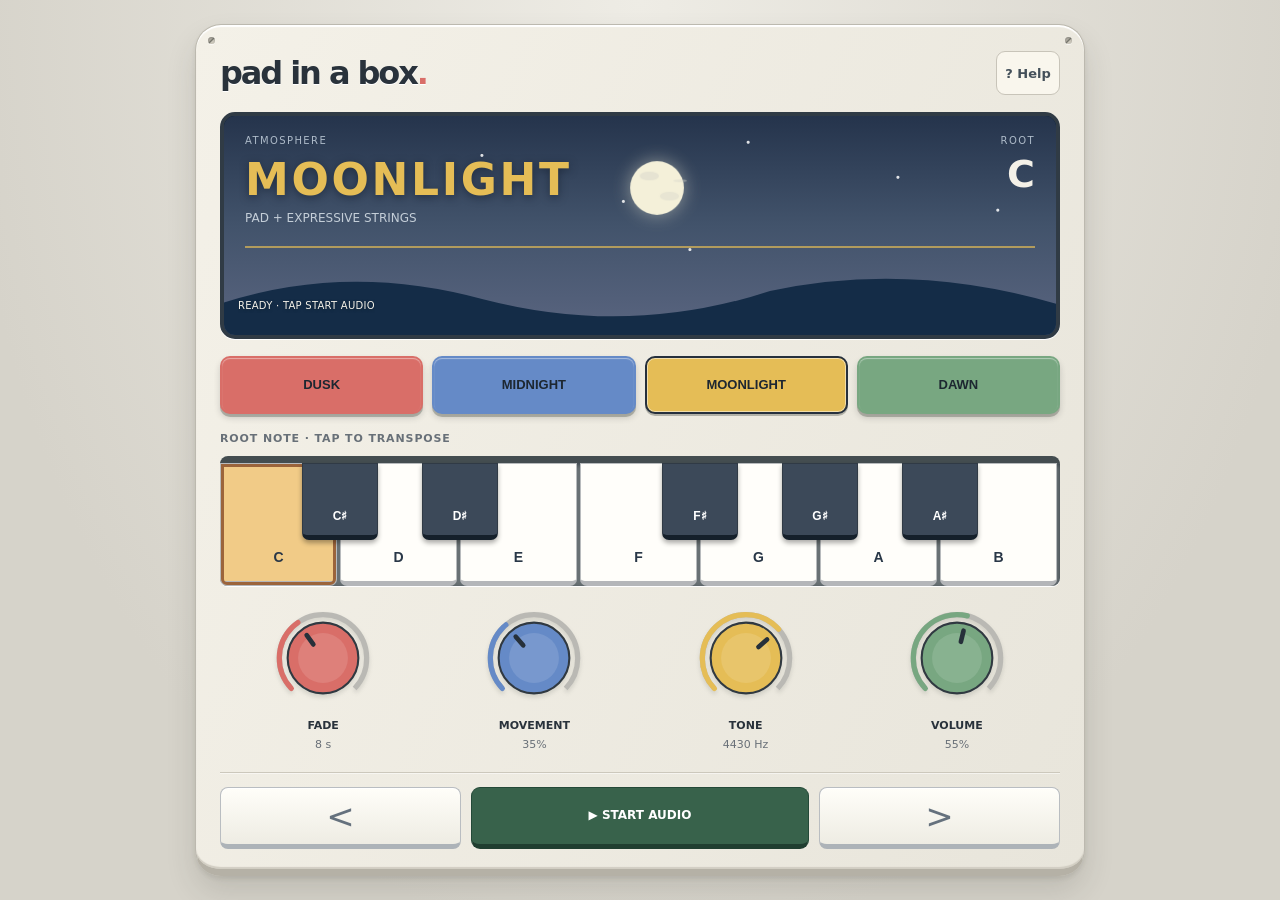
<file: index.html>
<!DOCTYPE html>

<html lang="en"><head><meta charset="utf-8"/><meta content="width=device-width,initial-scale=1,viewport-fit=cover" name="viewport"/><meta content="#eae8e1" name="theme-color"/><title>Pad in a Box · not Jack</title><style>.meter{display:block;font:12px ui-monospace,monospace;margin:8px 0;color:#45685c;}
:root{font:14px/1.4 system-ui,-apple-system,Segoe UI,sans-serif;color:#28303a;background:#dcdad4}*{box-sizing:border-box}body{margin:0;padding:12px;min-height:100vh;display:grid;place-items:center}.device{width:min(890px,100%);background:#eeece5;border:1px solid #c7c5be;border-bottom:7px solid #c6c4bd;border-radius:23px;padding:clamp(14px,3vw,27px);box-shadow:0 15px 45px #20222a25}.top{display:flex;justify-content:space-between;gap:8px;align-items:center;margin-bottom:14px}.brand{font-size:clamp(21px,4vw,32px);font-weight:800;letter-spacing:-.065em}.dot{color:#d96e68}.meta{font-size:10px;letter-spacing:.12em;color:#767c80}.display{--accent:#658ac7;background:#26303e;border-radius:12px;color:#f4f1e8;padding:18px 21px;min-height:145px;box-shadow:inset 0 3px 10px #12182385}.readout{display:flex;justify-content:space-between;align-items:start}.eyebrow{font-size:10px;letter-spacing:.14em;color:#aebbc9}.display h1{margin:1px 0 0;color:var(--accent);font-size:clamp(28px,5vw,44px);letter-spacing:.06em}.display .desc{font-size:12px;color:#c4ced8}.root-display{text-align:right}.root-display strong{font-size:38px}.wave{width:100%;height:28px;margin-top:6px}.status{font-size:11px;min-height:18px;color:#afbdc8}.stagebar{display:grid;grid-template-columns:repeat(4,1fr);gap:9px;margin:17px 0}.stage{min-height:58px;padding:8px 1px;border:2px solid transparent;border-radius:10px;background:var(--color);color:#1d2731;font-weight:800;font-size:clamp(10px,2vw,13px);cursor:pointer}.stage[aria-pressed=true]{border-color:#26303d;box-shadow:0 0 0 2px #fff}.stage.queued{outline:3px dashed #404a54;outline-offset:2px}.controls{display:grid;grid-template-columns:repeat(4,minmax(0,1fr));gap:5px;padding:9px 0}.control{text-align:center}.control label{display:block;font-size:11px;font-weight:700;margin-top:5px}.value{font-size:11px;color:#697078;margin-top:3px}.knob{appearance:none;border:0;background:none;width:min(100%,104px);aspect-ratio:1;display:block;margin:auto;padding:0;touch-action:none;cursor:ns-resize}.knob svg{width:100%;height:100%}.knob.adjusting .cap{stroke-width:4;filter:brightness(1.06)}.knob.adjusting{filter:drop-shadow(0 2px 4px #20222a45)}.knob .track{fill:none;stroke:#bab9b4;stroke-width:5}.knob .progress{fill:none;stroke:var(--accent);stroke-width:5;stroke-linecap:round}.knob .cap{fill:var(--accent);stroke:#303941;stroke-width:2}.knob .pointer{transform-origin:50px 50px;transform:rotate(var(--angle));stroke:#26303a;stroke-width:4.5;stroke-linecap:round}.legend{font-size:11px;letter-spacing:.08em;color:#687078;font-weight:800;margin:12px 0 8px}.keyboard{display:grid;grid-template-columns:repeat(12,minmax(0,1fr));gap:4px}.note{border:1px solid #b8bbbd;border-bottom:5px solid #b4b6b9;background:#fffefa;border-radius:6px;min-width:0;min-height:57px;font-size:clamp(8px,1.6vw,12px);font-weight:700;cursor:pointer}.note.black{background:#3c4959;color:#fff;border-color:#303a45}.note[aria-pressed=true]{outline:3px solid #d89b68;outline-offset:-4px}.stepper{display:grid;grid-template-columns:1fr 1fr;gap:13px;margin-top:19px}.step{min-height:77px;border:1.5px solid #b9bdc1;border-bottom:5px solid #adb3b8;background:#fffefa;border-radius:8px;font:400 44px/1 system-ui;color:#65717d;cursor:pointer;touch-action:manipulation}.step:disabled{opacity:.35;cursor:not-allowed}.step:active:not(:disabled){transform:translateY(2px);border-bottom-width:3px}.pending{height:22px;padding-top:5px;font-size:11px;color:#5f6974;text-align:center}.footer{display:flex;justify-content:space-between;align-items:center;gap:12px;margin-top:14px}.play{border:0;border-radius:9px;background:#303d4d;color:white;min-height:53px;min-width:150px;font-weight:800;cursor:pointer}.hint{font-size:11px;color:#657079;max-width:520px}.alert{font-size:11px;color:#b66a48;margin-top:9px;min-height:15px}button:focus-visible{outline:3px solid #e58f5d;outline-offset:3px}@media(max-width:550px){body{display:block;padding:5px}.device{border-radius:14px;padding:12px}.stagebar{gap:5px}.stage{min-height:51px}.display{padding:14px;min-height:129px}.knob{max-width:82px}.control label{font-size:10px}.note{min-height:54px}.stepper{gap:9px}.footer{flex-direction:column-reverse;align-items:stretch}.play{width:100%}.hint{text-align:center}}

.keyboard{display:block;position:relative;height:142px;margin:12px 0 20px;isolation:isolate}.keyboard .note{position:absolute;bottom:0;left:calc(var(--key-position)*100%/7);width:calc(100%/7 - 3px);height:142px;min-height:0;border-radius:0 0 7px 7px;display:flex;align-items:flex-end;justify-content:center;padding-bottom:16px;font-size:14px;touch-action:manipulation}.keyboard .note.black{z-index:2;top:0;bottom:auto;left:calc(var(--key-position)*100%/7 - 4.5%);width:9%;height:88px;min-height:0;border-bottom:5px solid #15202b;box-shadow:0 3px 5px #0005;padding-bottom:12px;font-size:12px}.keyboard .note[aria-pressed=true]{background:#f1cb87;outline:3px solid #9b643b;outline-offset:-4px}.keyboard .note.black[aria-pressed=true]{background:#92623f;color:#fff}.keyboard .note:focus-visible{outline:3px solid #db8849;outline-offset:-4px}.performance-footer{display:flex;align-items:center;gap:16px;margin-top:18px}.performance-footer .play{flex:1}.performance-footer .hint{flex:1}@media(max-width:550px){.keyboard{height:126px}.keyboard .note{height:126px}.keyboard .note.black{height:78px;font-size:10px}.performance-footer{flex-direction:column}.performance-footer .play{width:100%}}

.utility{display:flex;justify-content:flex-end;margin-top:8px}.settings{position:relative}.settings summary{list-style:none;cursor:pointer;min-height:44px;display:flex;align-items:center;gap:7px;color:#697078;font-size:12px;padding:8px}.settings summary::-webkit-details-marker{display:none}.settings-panel{position:absolute;right:0;bottom:100%;background:#fffefa;border:1px solid #c7c5be;border-radius:12px;padding:6px;min-width:170px;box-shadow:0 8px 24px #20222a25;z-index:5}.settings-panel a,.settings-panel button{display:flex;align-items:center;width:100%;min-height:44px;padding:10px 12px;font:inherit;color:#28303a;background:none;border:0;border-radius:7px;text-decoration:none;cursor:pointer;text-align:left}.settings-panel a:hover,.settings-panel button:hover{background:#eeece5}summary:focus-visible,a:focus-visible{outline:3px solid #e58f5d;outline-offset:2px}.help-dialog{width:min(540px,calc(100% - 24px));max-height:85vh;overflow:auto;border:1px solid #c7c5be;border-radius:18px;padding:24px;background:#eeece5;color:#28303a}.help-dialog::backdrop{background:#19212bab}.help-heading{display:flex;justify-content:space-between;align-items:center;gap:16px}.help-heading h2{margin:0;font-size:26px;letter-spacing:-.04em}.help-close{min-width:44px;min-height:44px;background:#fffefa;border:1px solid #c7c5be;border-radius:8px;cursor:pointer;font-size:22px}.help-dialog p{line-height:1.6}.help-stages{display:grid;gap:10px;margin:20px 0}.help-stage{border-left:5px solid var(--stage-color);background:#fffefa;border-radius:7px;padding:10px 14px}.help-stage strong{display:block}.help-stage p{margin:4px 0;font-size:13px}.help-brand{font-size:12px;color:#697078}

.performance-footer .utility{margin:0;flex:0 0 auto}.performance-footer .settings-panel{bottom:calc(100% + 10px)}
@media(max-width:700px),(max-height:500px){
 body{display:block;min-height:100dvh;padding-bottom:calc(100px + env(safe-area-inset-bottom,0px))}
 .performance-footer{position:fixed;left:0;right:0;bottom:0;z-index:10;margin:0;display:flex;flex-direction:row;align-items:center;gap:10px;background:#eeece5;border-top:1px solid #c7c5be;box-shadow:0 -4px 20px #20222a15;padding:10px max(12px,env(safe-area-inset-right,0px)) calc(10px + env(safe-area-inset-bottom,0px)) max(12px,env(safe-area-inset-left,0px))}
 .performance-footer .hint{display:none}.performance-footer .play{flex:1;width:auto;min-width:0;min-height:52px}.performance-footer .settings summary{min-height:48px}.performance-footer .utility{flex:0 0 auto}
 .device{margin:0 auto}.help-dialog{max-height:calc(100dvh - 32px)}
}
</style><link href="sky.css?v=1.8" rel="stylesheet"/><style>
/* Keep stage stepping reachable above the mobile transport and Safari safe area. */
.performance-footer{flex-wrap:wrap}
.performance-footer>.stepper{flex:0 0 100%;width:100%;margin:0}
@media(max-width:700px),(max-height:500px){
 body{padding-bottom:calc(160px + env(safe-area-inset-bottom,0px))}
 .performance-footer{display:grid;grid-template-columns:minmax(0,1fr) auto;gap:8px 10px}
 .performance-footer>.stepper{grid-column:1/-1;display:grid;grid-template-columns:1fr 1fr;gap:10px;margin:0}
 .performance-footer .step{height:52px;min-height:52px;font-size:32px;color:#65717d}
 .performance-footer .play{width:100%}
}
</style><style>#controls[hidden]{display:none!important}</style><link href="enclosure.css?v=1" rel="stylesheet"/><link href="performance-help.css?v=4" rel="stylesheet"/></head><body><main class="device"><header class="top"><div class="brand">pad in a box<span class="dot">.</span></div><div class="meta">v1.8 / PERFORMANCE</div><div class="utility"><button class="help-entry" id="openHelp" type="button">? Help</button></div></header><section class="display" id="display"><div aria-hidden="true" class="sky-illustration"><canvas class="sky-canvas" id="skyCanvas"></canvas><div class="sky-glow"></div><div class="sky-stars"></div><div class="sky-sun"></div><div class="sky-moon" id="skyMoon"></div><svg class="sky-hills" preserveaspectratio="none" viewbox="0 0 800 130"><path d="M0 75 Q120 9 250 70 Q390 132 525 56 Q659 7 800 77 L800 130 L0 130 Z"></path></svg></div><div class="readout"><div><div class="eyebrow">ATMOSPHERE</div><h1 id="stageTitle">MIDNIGHT</h1><div class="desc" id="stageDesc">QUIET DRONE · PAD ONLY</div></div><div class="root-display"><div class="eyebrow">ROOT</div><strong id="rootText">D</strong></div></div><svg aria-hidden="true" class="wave" preserveaspectratio="none" viewbox="0 0 500 28"><path d="M0 14 Q20 1 40 14 T80 14 T120 14 T160 14 T200 14 T240 14 T280 14 T320 14 T360 14 T400 14 T440 14 T480 14 T520 14" fill="none" stroke="var(--accent)" stroke-width="2"></path><path d="M0 14 Q13 23 26 14 T52 14 T78 14 T104 14 T130 14 T156 14 T182 14 T208 14 T234 14 T260 14 T286 14 T312 14 T338 14 T364 14 T390 14 T416 14 T442 14 T468 14 T494 14" fill="none" opacity=".4" stroke="var(--accent)"></path></svg><div aria-atomic="true" aria-live="polite" class="status-strip" role="status"><span id="displayStatus"></span></div></section><div class="stagebar" id="stagebar"><button class="stage" data-id="0" style="--color:#d96e68">DUSK</button><button class="stage" data-id="1" style="--color:#658ac7">MIDNIGHT</button><button class="stage" data-id="2" style="--color:#e5bd56">MOONLIGHT</button><button class="stage" data-id="3" style="--color:#78a781">DAWN</button></div><div class="legend">ROOT NOTE · TAP TO TRANSPOSE</div><div class="keyboard" id="keyboard"></div><div class="controls" id="controls"></div><div class="performance-footer"><div class="stepper"><button aria-label="Previous stage" class="step" id="left">&lt;</button><button class="transport-play" id="play" type="button">▶ START AUDIO</button><button aria-label="Next stage" class="step" id="right">&gt;</button></div><div class="hint">Choose an atmosphere. Moonlight unfolds gently. Dawn builds, holds and breathes.</div></div><span hidden="" id="celloPhrase"></span>
<div class="status" hidden="" id="status">READY · TAP START AUDIO</div><div class="pending" hidden="" id="pending"></div><div class="alert" hidden="" id="alert"></div></main><script src="mix-core.js?v=1.9"></script><script src="app.js?v=2.0"></script><script src="violin-ui.js?v=1.7"></script><script src="ensemble.js?v=1.7.2"></script><script defer src="performance-ui.js?v=2.2"></script><script src="sky.js?v=1.8"></script><script src="performance-strings.js?v=3" type="module"></script><script src="audio-waveform.js?v=1"></script><script src="stage-keys.js?v=1"></script><script src="play-fit.js?v=2.0"></script><dialog aria-labelledby="helpTitle" class="help-dialog" id="helpDialog"><header class="help-toolbar"><button hidden="" id="helpBack" type="button">← Back</button><h2 id="helpTitle">Help</h2><button aria-label="Close help" id="closeHelp" type="button">×</button></header><div id="helpHome">
<h3 class="help-label">Start here</h3>
<ol class="quick-start">
<li><h4><span>1</span> Choose a root</h4><div class="mini-keys" aria-hidden="true"><span>C</span><span>D</span><span>E</span><span>F</span><span class="chosen">G</span><span>A</span><span>B</span></div><p>The note your song centres on.</p></li>
<li><h4><span>2</span> Choose an atmosphere</h4><div class="mini-stages" aria-hidden="true"><span>Dusk</span><span class="chosen">Midnight</span><span>Moonlight</span><span>Dawn</span></div><p>Try Midnight first.</p></li>
<li><h4><span>3</span> Press Start</h4><div class="mini-transport" aria-hidden="true"><span>‹</span><strong>▶ START AUDIO</strong><span>›</span></div><p>Stop Audio fades the sound out.</p></li>
</ol>
<p class="help-root-note">Stays on your chosen root.<br/><strong>Doesn’t listen or follow your chords.</strong></p>
<h3 class="help-label">Four atmospheres</h3><div class="atmosphere-grid"><article class="atmosphere-card" style="--card-color:#d96e68"><h4>Dusk</h4><p>Pad + piano</p><strong>Let it play</strong></article><article class="atmosphere-card" style="--card-color:#658ac7"><h4>Midnight</h4><p>Pad</p><strong>Leave space</strong></article><article class="atmosphere-card" style="--card-color:#e5bd56"><h4>Moonlight</h4><p>Pad + strings</p><strong>Add movement</strong></article><article class="atmosphere-card" style="--card-color:#78a781"><h4>Dawn</h4><p>Pad + strings + organ</p><strong>Build and settle</strong></article></div>
<figure class="dawn-diagram"><svg viewBox="0 0 360 66" role="img" aria-label="Dawn rises, holds a peak, then settles"><path d="M12 58H348" stroke="currentColor" opacity=".15"/><path d="M12 55C65 55 75 12 125 12H225C275 12 285 55 348 55" fill="none" stroke="currentColor" stroke-width="4" stroke-linecap="round"/></svg><div aria-hidden="true"><span>Build</span><span>Hold</span><span>Settle</span></div><figcaption>Dawn moves in its own time.</figcaption></figure>
<h3 class="help-label">Shape the sound</h3><div class="sound-guide">
<div class="knob-instruction"><svg viewBox="0 0 90 72" aria-hidden="true"><circle cx="35" cy="36" r="24" fill="#fffdf5" stroke="currentColor" stroke-width="2"/><path d="M35 36L45 19M74 14V58M68 20L74 14L80 20M68 52L74 58L80 52" fill="none" stroke="currentColor" stroke-width="3" stroke-linecap="round" stroke-linejoin="round"/></svg><p>Drag up or down.</p></div>
<dl><div><dt>Fade</dt><dd>Longer = slower transitions</dd></div><div><dt>Movement</dt><dd>More = a more shifting pad</dd></div><div><dt>Tone</dt><dd>Dark <span aria-label="to">↔</span> Bright</dd></div><div><dt>Volume</dt><dd>Quiet <span aria-label="to">↔</span> Loud</dd></div></dl></div>
<p class="help-small">Desktop: double-click a knob to reset it.</p>
<nav class="help-links" aria-label="More help"><button id="exploreControls" type="button">Explore controls</button><button data-section="4" type="button">Troubleshooting</button><button data-section="5" type="button">About</button></nav>
</div>
<section class="help-section" hidden="" id="help-section-4"><h2 tabindex="-1">Troubleshooting</h2><details class="faq"><summary>No sound?</summary><p>Press Start Audio. Check device volume and your speaker or headphone output. Still silent? Reload and try again.</p></details><details class="faq"><summary>Why the delay?</summary><p>Root and atmosphere changes wait one second after your last tap. The sound then blends gradually.</p></details><details class="faq"><summary>No strings or organ?</summary><p>Strings play in Moonlight and Dawn; organ plays in Dawn. Leave time for phrases and swells. Check the display for an audio error.</p></details><details class="faq"><summary>Where are the knobs?</summary><p>Knobs hide when the screen is too short. Rotate your device or use a larger screen to reach them.</p></details><details class="faq"><summary>Audio stops when I lock my phone.</summary><p>Keep the page open and your screen awake. Switching apps can interrupt playback.</p></details><details class="faq"><summary>Can I use a minor key?</summary><p>Choose the song’s root. Start with Midnight; melodic parts in other atmospheres may clash with some chords.</p></details><details class="faq"><summary>Are settings saved?</summary><p>Settings stay in this browser when storage is available. They don’t sync across devices. Clearing browser data removes them.</p></details></section><section class="help-section" hidden="" id="help-section-5"><h2 tabindex="-1">About Pad in a Box</h2><h3>pad in a box.</h3><p><em>not jack.</em></p><h3>A little space for music to breathe.</h3><p>I created Pad in a Box because I wanted something simple: a musical companion that could play alongside me.</p><p>As a musician and worship leader, I wanted something that could sit quietly behind my guitar, build with the music, and keep playing when I put my instrument down.</p><p>Inspired by Brian Eno's approach to generative ambient music, Pad in a Box brings together sounds that evolve, interact and occasionally surprise us.</p><p>It's not designed to take the lead, but to support the moment.</p><p>Whether you're leading worship, playing on your own, or simply taking time to reflect, I hope it gives you a little more space to listen, create and breathe.</p><p><strong>Dan</strong></p><p><em>not jack.</em></p><footer class="about-footer"><p>Created by: not jack.<br/><a href="https://notjack.au">notjack.au</a><br/>Version: <span id="helpVersion"></span></p><details><summary>Credits &amp; Licences</summary><p>String model: <a href="https://github.com/Nemus-Project/EfficientBowedString">Nemus EfficientBowedString</a>. Processor: Riccardo Russo. Global.h: Silvin Willemsen. Redistribution permission stated by the site owner.</p><p>Organ architecture adapted from <a href="https://github.com/gpasquero/hammond-b3">gpasquero/hammond-b3</a>. <a href="licenses/hammond-b3-MIT.txt">MIT licence</a>.</p></details></footer></section></dialog><aside aria-label="Explore Controls" hidden="" id="controlGuide"><button id="exitGuide" type="button">Exit Help</button><p id="guideHint" role="status">Tap a highlighted control to learn what it does. Music continues playing.</p></aside></body></html>
</file>
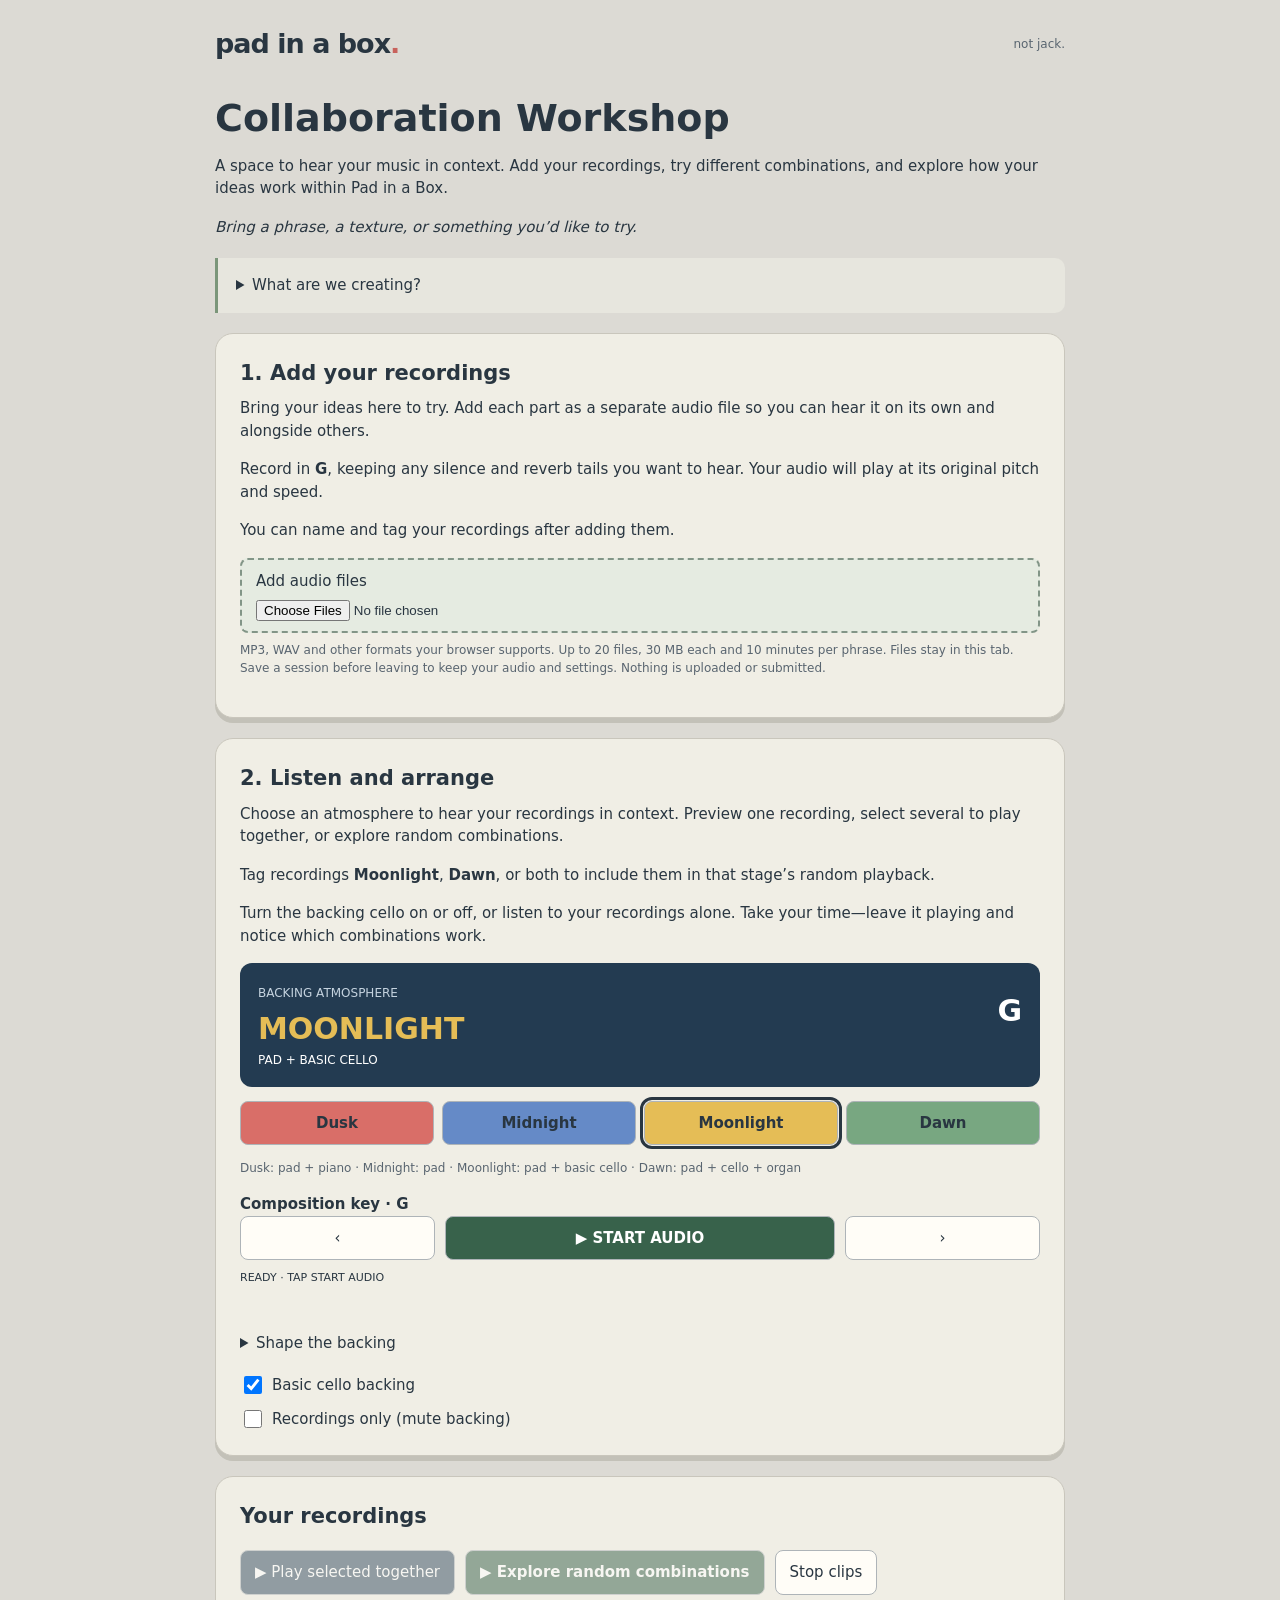
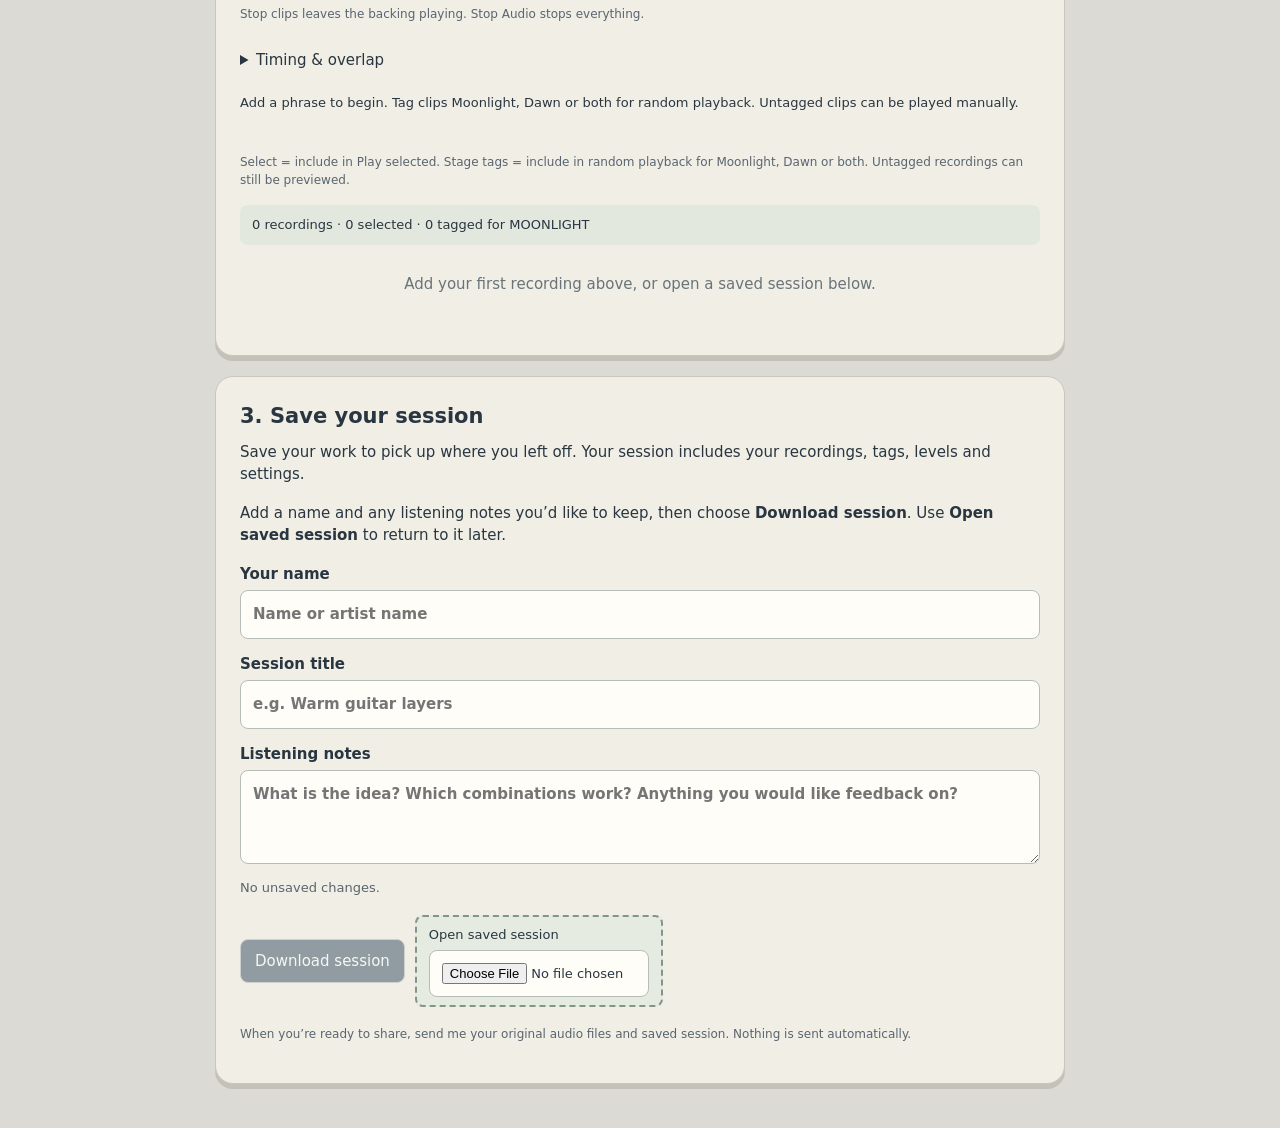
<file: collab/index.html>
<!DOCTYPE html>
<html lang="en"><head><meta charset="utf-8"/><meta content="width=device-width,initial-scale=1" name="viewport"/><base href="../"/><title>Collaborators · Pad in a Box</title><link href="collab/collab.css?v=3" rel="stylesheet"/></head><body><main><header><a href="./">pad in a box<span>.</span></a><small>not jack.</small></header><h1>Collaboration Workshop</h1><p>A space to hear your music in context. Add your recordings, try different combinations, and explore how your ideas work within Pad in a Box.</p><p><em>Bring a phrase, a texture, or something you’d like to try.</em></p><details class="brief"><summary>What are we creating?</summary><p>Small musical ideas that become something larger together.</p><p>Inspired by Brian Eno’s <em>Music for Airports</em>, a part might be a single sustained note, a short phrase, or a slowly changing texture. As parts return at different intervals, they meet in new combinations.</p><p>Leave room for those encounters. Your recording doesn’t need to fill every moment or sound complete on its own. Space, silence and a few carefully chosen notes can contribute just as much as a melody.</p><ul><li><strong>Moonlight:</strong> warmth, space and expression for verses and choruses.</li><li><strong>Dawn:</strong> energy, movement and fullness for bigger choruses and bridges.</li></ul><p>Any instrument or sound is welcome. Your part can suit either stage—or both.</p><p><strong>Hear the idea in action</strong></p><p>Explore <a href="https://reverbmachine.com/blog/deconstructing-brian-eno-music-for-airports/" target="_blank" rel="noopener noreferrer">Reverb Machine’s breakdown of Brian Eno’s <em>Music for Airports</em></a>. Try the individual loops and timing controls to hear how simple parts create changing combinations.</p></details><section class="panel"><h2>1. Add your recordings</h2><p>Bring your ideas here to try. Add each part as a separate audio file so you can hear it on its own and alongside others.</p><p>Record in <strong>G</strong>, keeping any silence and reverb tails you want to hear. Your audio will play at its original pitch and speed.</p><p>You can name and tag your recordings after adding them.</p><label class="upload">Add audio files<input accept="audio/*,.mp3,.wav,.m4a,.aac,.ogg,.flac" id="files" multiple="" type="file"/></label><p class="muted">MP3, WAV and other formats your browser supports. Up to 20 files, 30 MB each and 10 minutes per phrase. Files stay in this tab. Save a session before leaving to keep your audio and settings. Nothing is uploaded or submitted.</p></section><section class="panel"><h2>2. Listen and arrange</h2><p>Choose an atmosphere to hear your recordings in context. Preview one recording, select several to play together, or explore random combinations.</p><p>Tag recordings <strong>Moonlight</strong>, <strong>Dawn</strong>, or both to include them in that stage’s random playback.</p><p>Turn the backing cello on or off, or listen to your recordings alone. Take your time—leave it playing and notice which combinations work.</p><div id="display"><small>BACKING ATMOSPHERE</small><h2 id="stageTitle"></h2><p id="stageDesc"></p><b id="rootText"></b></div><div class="stages" id="stagebar"><button class="stage" data-id="0">Dusk</button><button class="stage" data-id="1">Midnight</button><button class="stage" data-id="2">Moonlight</button><button class="stage" data-id="3">Dawn</button></div><p class="muted">Dusk: pad + piano · Midnight: pad · Moonlight: pad + basic cello · Dawn: pad + cello + organ</p><b>Composition key · G</b><div hidden="" id="keyboard"></div><div class="transport"><button aria-label="Previous atmosphere" id="left">‹</button><button id="play">▶ START AUDIO</button><button aria-label="Next atmosphere" id="right">›</button></div><div class="status"><div id="status"></div><div id="pending"></div><div id="alert" role="alert"></div></div><details><summary>Shape the backing</summary><div id="controls"></div></details><span hidden="" id="celloPhrase"></span><label class="check"><input checked="" id="cello" type="checkbox"/> Basic cello backing</label><label class="check"><input id="alone" type="checkbox"/> Recordings only (mute backing)</label></section>
<section class="panel"><h2>Your recordings</h2><div class="actions"><button id="selected">▶ Play selected together</button><button id="random">▶ Explore random combinations</button><button id="stopPhrases">Stop clips</button><small class="stop-hint">Stop clips leaves the backing playing. Stop Audio stops everything.</small></div><details><summary>Timing &amp; overlap</summary><label>Maximum simultaneous clips <select id="limit"><option>1</option><option>2</option><option selected="">3</option><option>4</option><option>5</option></select></label><label> Space <select id="gap"><option value="2">Busy</option><option selected="" value="6">Balanced</option><option value="12">Sparse</option></select></label><p class="muted">Each clip has its own cycle. Textures return sooner; phrases leave longer pauses. Entrances are staggered. A clip never overlaps itself. Selected playback starts the chosen group together, regardless of stage tags or the random overlap limit.</p></details><p aria-live="polite" id="phraseStatus" role="status">Add a phrase to begin. Tag clips Moonlight, Dawn or both for random playback. Untagged clips can be played manually.</p><p class="muted">Select = include in Play selected. Stage tags = include in random playback for Moonlight, Dawn or both. Untagged recordings can still be previewed.</p><div aria-live="polite" class="selection-summary" id="selectionSummary">No recordings yet.</div><div id="phrases"><p class="empty">Add your first recording above, or open a saved session below.</p></div></section><section class="panel handoff"><h2>3. Save your session</h2><p>Save your work to pick up where you left off. Your session includes your recordings, tags, levels and settings.</p><p>Add a name and any listening notes you’d like to keep, then choose <strong>Download session</strong>. Use <strong>Open saved session</strong> to return to it later.</p><label>Your name<input autocomplete="name" id="contributor" maxlength="100" placeholder="Name or artist name"/></label><label>Session title<input id="sessionTitle" maxlength="120" placeholder="e.g. Warm guitar layers"/></label><label>Listening notes<textarea id="sessionNotes" maxlength="4000" placeholder="What is the idea? Which combinations work? Anything you would like feedback on?" rows="3"></textarea></label><p id="saveState" role="status">No unsaved changes.</p><div class="actions"><button id="save">Download session</button><label class="upload">Open saved session<input accept=".json,application/json" id="load" type="file"/></label></div><p class="muted">When you’re ready to share, send me your original audio files and saved session. Nothing is sent automatically.</p></section></main><script src="mix-core.js?v=1.9"></script><script>PadMix.recipe=PadMix.clone(PadMix.defaults);PadMix.recipe.globals.root=7;PadMix.save=()=>true;</script><script src="app.js?v=2.0"></script><script src="collab/collab.js?v=4"></script></body></html>
</file>
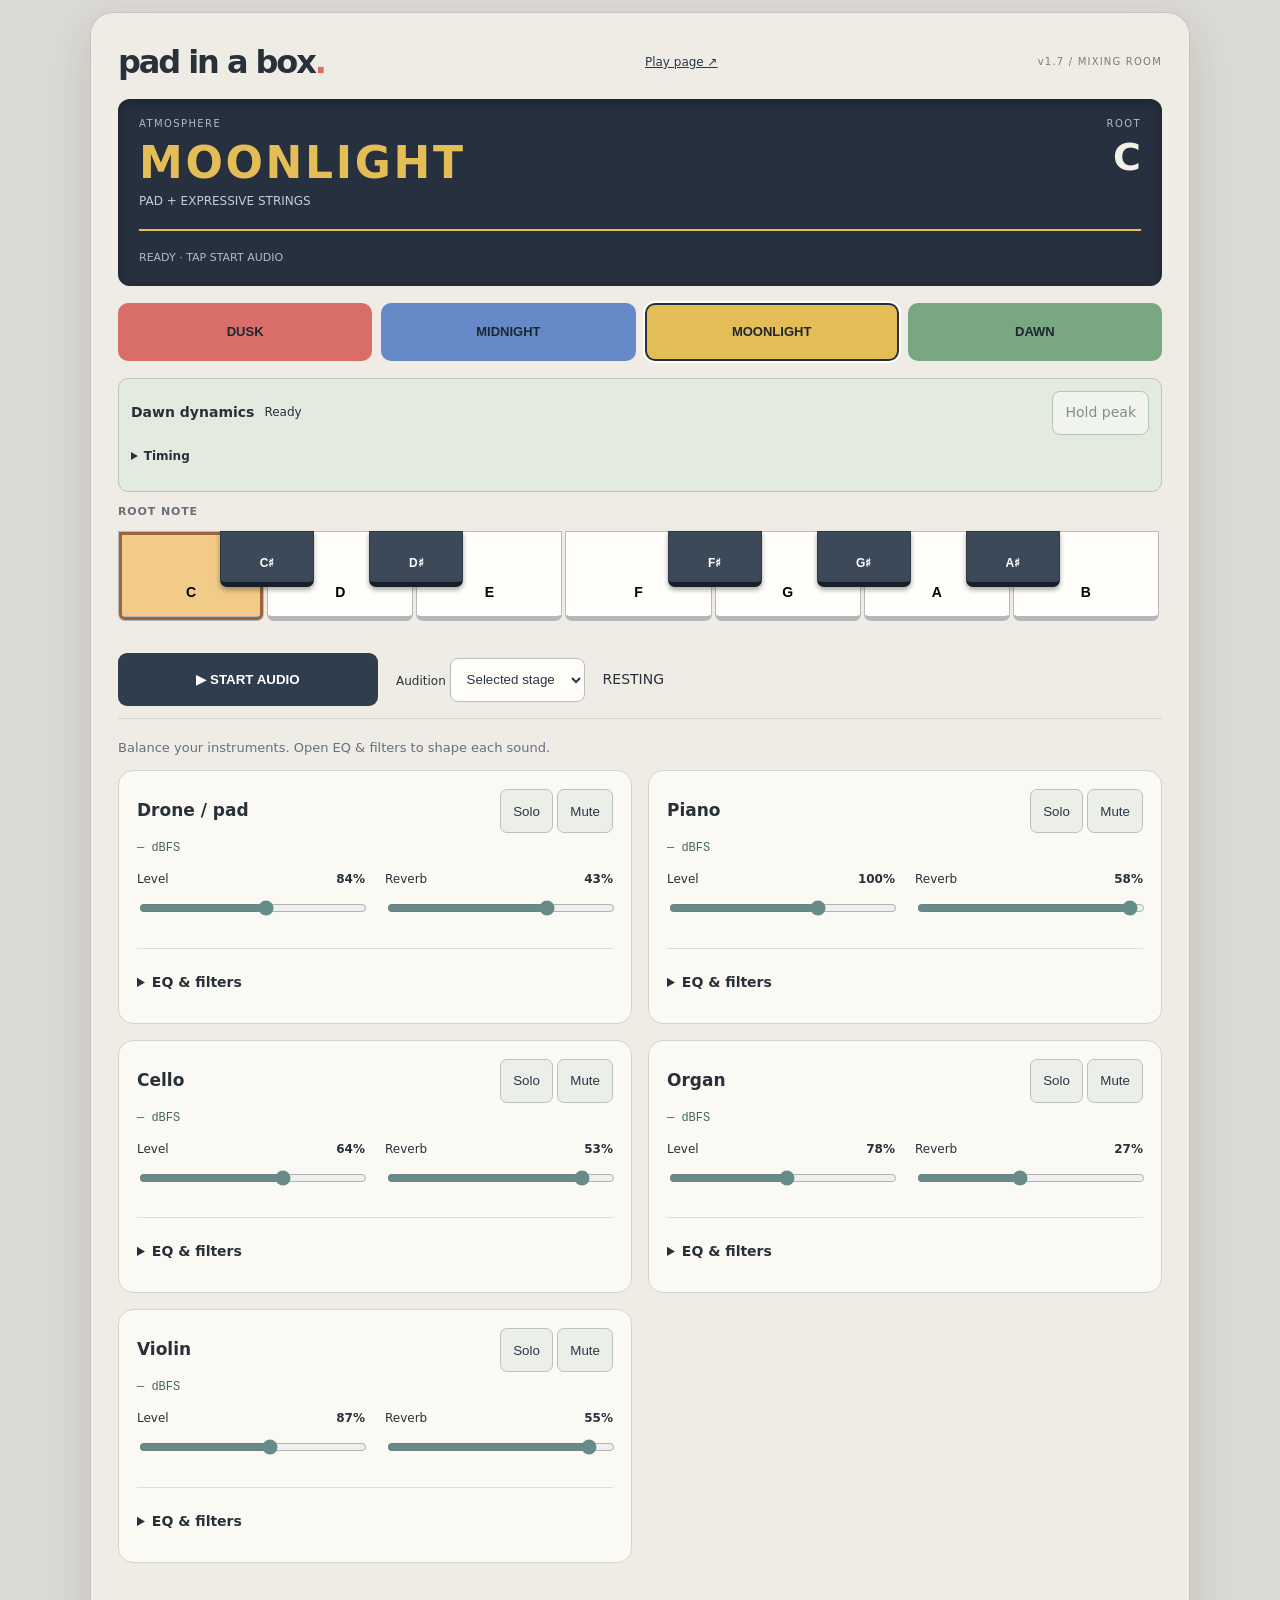
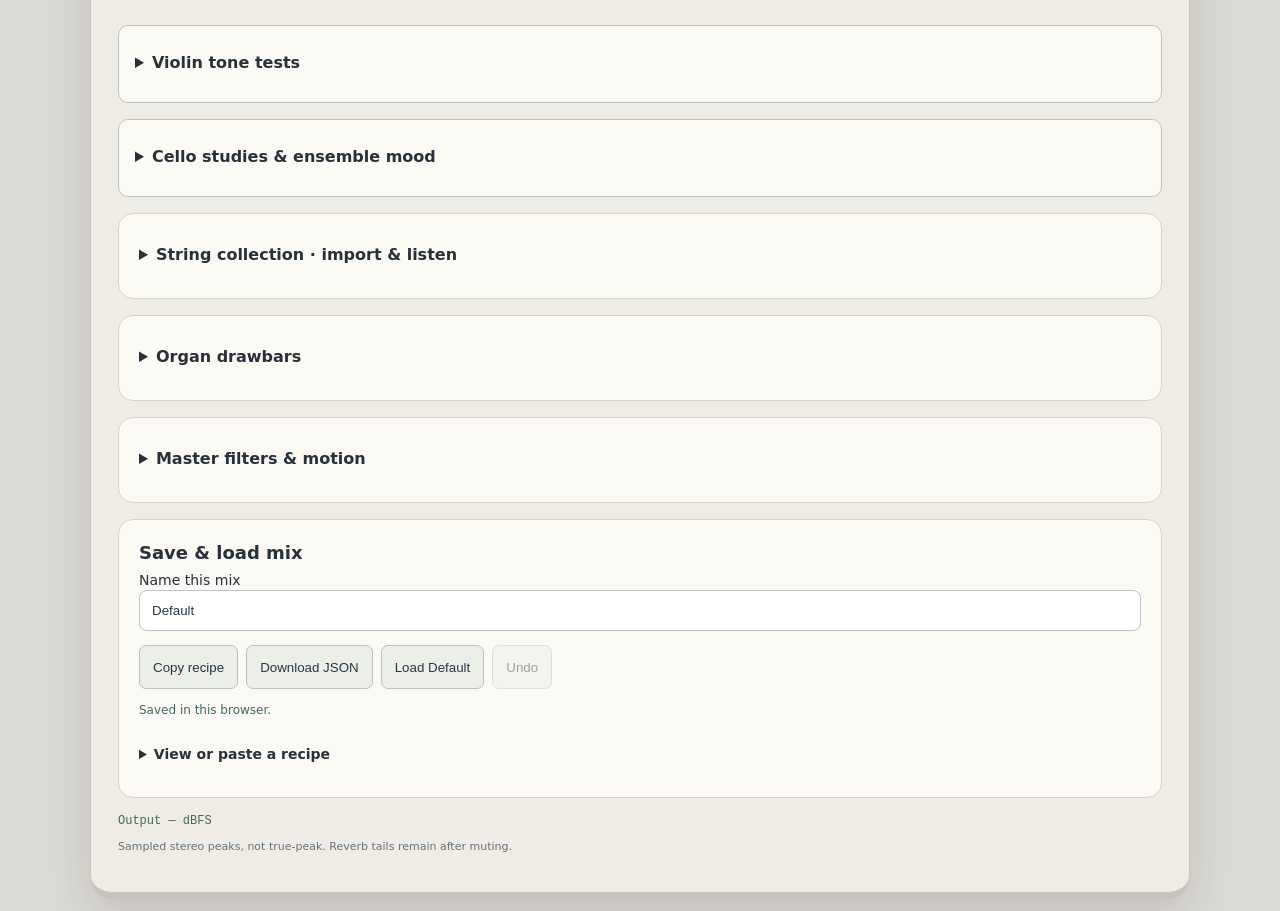
<file: mixer/index.html>
<!DOCTYPE html>

<html lang="en"><head><base href="../"><meta charset="utf-8"/><meta content="width=device-width,initial-scale=1" name="viewport"/><title>Pad in a Box · Mixing Room</title><style>.meter{display:block;font:12px ui-monospace,monospace;margin:8px 0;color:#45685c;}
:root{font:14px/1.4 system-ui,-apple-system,Segoe UI,sans-serif;color:#28303a;background:#dcdad4}*{box-sizing:border-box}body{margin:0;padding:12px;min-height:100vh;display:grid;place-items:center}.device{width:min(890px,100%);background:#eeece5;border:1px solid #c7c5be;border-bottom:7px solid #c6c4bd;border-radius:23px;padding:clamp(14px,3vw,27px);box-shadow:0 15px 45px #20222a25}.top{display:flex;justify-content:space-between;gap:8px;align-items:center;margin-bottom:14px}.brand{font-size:clamp(21px,4vw,32px);font-weight:800;letter-spacing:-.065em}.dot{color:#d96e68}.meta{font-size:10px;letter-spacing:.12em;color:#767c80}.display{--accent:#658ac7;background:#26303e;border-radius:12px;color:#f4f1e8;padding:18px 21px;min-height:145px;box-shadow:inset 0 3px 10px #12182385}.readout{display:flex;justify-content:space-between;align-items:start}.eyebrow{font-size:10px;letter-spacing:.14em;color:#aebbc9}.display h1{margin:1px 0 0;color:var(--accent);font-size:clamp(28px,5vw,44px);letter-spacing:.06em}.display .desc{font-size:12px;color:#c4ced8}.root-display{text-align:right}.root-display strong{font-size:38px}.wave{width:100%;height:28px;margin-top:6px}.status{font-size:11px;min-height:18px;color:#afbdc8}.stagebar{display:grid;grid-template-columns:repeat(4,1fr);gap:9px;margin:17px 0}.stage{min-height:58px;padding:8px 1px;border:2px solid transparent;border-radius:10px;background:var(--color);color:#1d2731;font-weight:800;font-size:clamp(10px,2vw,13px);cursor:pointer}.stage[aria-pressed=true]{border-color:#26303d;box-shadow:0 0 0 2px #fff}.stage.queued{outline:3px dashed #404a54;outline-offset:2px}.controls{display:grid;grid-template-columns:repeat(4,minmax(0,1fr));gap:5px;padding:9px 0}.control{text-align:center}.control label{display:block;font-size:11px;font-weight:700;margin-top:5px}.value{font-size:11px;color:#697078;margin-top:3px}.knob{appearance:none;border:0;background:none;width:min(100%,104px);aspect-ratio:1;display:block;margin:auto;padding:0;touch-action:none;cursor:ns-resize}.knob svg{width:100%;height:100%}.knob.adjusting .cap{stroke-width:4;filter:brightness(1.06)}.knob.adjusting{filter:drop-shadow(0 2px 4px #20222a45)}.knob .track{fill:none;stroke:#bab9b4;stroke-width:5}.knob .progress{fill:none;stroke:var(--accent);stroke-width:5;stroke-linecap:round}.knob .cap{fill:var(--accent);stroke:#303941;stroke-width:2}.knob .pointer{transform-origin:50px 50px;transform:rotate(var(--angle));stroke:#26303a;stroke-width:4.5;stroke-linecap:round}.legend{font-size:11px;letter-spacing:.08em;color:#687078;font-weight:800;margin:12px 0 8px}.keyboard{display:grid;grid-template-columns:repeat(12,minmax(0,1fr));gap:4px}.note{border:1px solid #b8bbbd;border-bottom:5px solid #b4b6b9;background:#fffefa;border-radius:6px;min-width:0;min-height:57px;font-size:clamp(8px,1.6vw,12px);font-weight:700;cursor:pointer}.note.black{background:#3c4959;color:#fff;border-color:#303a45}.note[aria-pressed=true]{outline:3px solid #d89b68;outline-offset:-4px}.stepper{display:grid;grid-template-columns:1fr 1fr;gap:13px;margin-top:19px}.step{min-height:77px;border:1.5px solid #b9bdc1;border-bottom:5px solid #adb3b8;background:#fffefa;border-radius:8px;font:400 44px/1 system-ui;color:#65717d;cursor:pointer;touch-action:manipulation}.step:disabled{opacity:.35;cursor:not-allowed}.step:active:not(:disabled){transform:translateY(2px);border-bottom-width:3px}.pending{height:22px;padding-top:5px;font-size:11px;color:#5f6974;text-align:center}.footer{display:flex;justify-content:space-between;align-items:center;gap:12px;margin-top:14px}.play{border:0;border-radius:9px;background:#303d4d;color:white;min-height:53px;min-width:150px;font-weight:800;cursor:pointer}.hint{font-size:11px;color:#657079;max-width:520px}.alert{font-size:11px;color:#b66a48;margin-top:9px;min-height:15px}button:focus-visible{outline:3px solid #e58f5d;outline-offset:3px}@media(max-width:550px){body{display:block;padding:5px}.device{border-radius:14px;padding:12px}.stagebar{gap:5px}.stage{min-height:51px}.display{padding:14px;min-height:129px}.knob{max-width:82px}.control label{font-size:10px}.note{min-height:54px}.stepper{gap:9px}.footer{flex-direction:column-reverse;align-items:stretch}.play{width:100%}.hint{text-align:center}}
body{display:block}.device{margin:auto;width:min(1000px,100%)}.transport{display:flex;align-items:center;gap:18px;flex-wrap:wrap;margin:20px 0}.transport label{font-size:12px}.transport select{padding:12px;border:1px solid #b7bcbf;border-radius:8px;background:#fffdf7;color:#293747}.intro{color:#63717b;font-size:13px}.mixcards{display:grid;grid-template-columns:1fr 1fr;gap:16px}.mixpanel,.channel{background:#faf9f4;border:1px solid #d2d4ce;border-radius:15px;padding:20px;margin:16px 0}.channel{margin:0}.channel h2,.mixpanel h2{font-size:18px;margin:0 0 6px}.channelhead{display:flex;justify-content:space-between;align-items:center}.channel p,.mixpanel p{font-size:12px;color:#63717b}.mixpanel button,.channel button{border:1px solid #b9c1c3;border-radius:7px;background:#eceee8;padding:10px 13px;color:#293747;cursor:pointer}.channel button[aria-pressed=true]{background:#293747;color:#fff}.sliderlabel{display:flex;justify-content:space-between;gap:10px;font-size:12px;margin-top:12px}.sliderlabel output{font-variant-numeric:tabular-nums;font-weight:700}input[type=range]{width:100%;min-height:36px;accent-color:#668b89}.drawbars{display:grid;grid-template-columns:repeat(3,1fr);gap:12px 25px}.recipe input[type=text],#recipeName,textarea{display:block;width:100%;padding:12px;border:1px solid #bbc5c8;border-radius:8px;background:white;color:#293747}textarea{min-height:240px;font:12px/1.5 ui-monospace,monospace;margin:12px 0}.actions{display:flex;gap:8px;flex-wrap:wrap;margin-top:14px}summary{cursor:pointer;font-size:14px;font-weight:700}button:disabled{opacity:.45}#recipeStatus{color:#45685c}.filelabel{display:block;margin-top:15px;font-size:12px}@media(max-width:600px){.mixcards{grid-template-columns:1fr}.transport{gap:12px}.drawbars{grid-template-columns:repeat(3,1fr);gap:10px}.channel,.mixpanel{padding:16px}}
.channel{display:grid;grid-template-columns:repeat(3,minmax(0,1fr));gap:12px}.channelhead,.channel>.meter{grid-column:1/-1}.channelhead{gap:8px;flex-wrap:wrap}.parameter{min-width:0}.parameter .sliderlabel{display:flex;flex-direction:column;align-items:center;gap:4px;text-align:center}.dialface{display:block;width:56px;height:56px;border-radius:50%;margin:10px auto;background:radial-gradient(circle at 38% 28%,#626b70,#20282d 72%);border:3px solid #929895;box-shadow:0 3px 5px #0004;position:relative;touch-action:none;cursor:ns-resize}.dialface:after{content:'';position:absolute;inset:5px 23px 29px;background:#f4eee0;border-radius:2px;transform-origin:50% 20px;transform:rotate(var(--rotation));}.parameter:not(.dial) .dialface{display:none}.fader{grid-row:3/5;display:flex;align-items:center;flex-direction:column;justify-content:center}.fader input{writing-mode:vertical-lr;direction:rtl;height:170px;width:38px;min-height:0}.drawbars{display:grid;grid-template-columns:repeat(9,minmax(0,1fr));gap:7px;background:#292d2c;padding:18px 10px;border-radius:8px;margin:16px 0;color:#eee}.drawbar{display:flex;flex-direction:column;align-items:center}.drawbar .sliderlabel{min-height:67px;font-size:10px}.drawbar input{appearance:none;writing-mode:vertical-lr;direction:ltr;width:30px;height:150px;min-height:0;background:repeating-linear-gradient(to bottom,transparent 0 17px,#aaa5 17px 18px),linear-gradient(to right,transparent 13px,#111 13px 17px,transparent 17px);cursor:ns-resize}.drawbar input::-webkit-slider-thumb{appearance:none;width:30px;height:22px;border-radius:3px;background:var(--bar);border:1px solid #111;box-shadow:0 3px 3px #0008}.drawbar input::-moz-range-thumb{width:28px;height:20px;border-radius:3px;background:var(--bar);border:1px solid #111}.brown{--bar:#986747}.black{--bar:#111}.white{--bar:#eee7d6}.parameter input:focus-visible{outline:3px solid #d89b68;outline-offset:3px}.control-help{font-size:12px;color:#657079;line-height:1.6}

.keyboard{display:block;position:relative;height:142px;margin:12px 0 20px;isolation:isolate}.keyboard .note{position:absolute;bottom:0;left:calc(var(--key-position)*100%/7);width:calc(100%/7 - 3px);height:142px;min-height:0;border-radius:0 0 7px 7px;display:flex;align-items:flex-end;justify-content:center;padding-bottom:16px;font-size:14px;touch-action:manipulation}.keyboard .note.black{z-index:2;top:0;bottom:auto;left:calc(var(--key-position)*100%/7 - 4.5%);width:9%;height:88px;min-height:0;border-bottom:5px solid #15202b;box-shadow:0 3px 5px #0005;padding-bottom:12px;font-size:12px}.keyboard .note[aria-pressed=true]{background:#f1cb87;outline:3px solid #9b643b;outline-offset:-4px}.keyboard .note.black[aria-pressed=true]{background:#92623f;color:#fff}.keyboard .note:focus-visible{outline:3px solid #db8849;outline-offset:-4px}.performance-footer{display:flex;align-items:center;gap:16px;margin-top:18px}.performance-footer .play{flex:1}.performance-footer .hint{flex:1}@media(max-width:550px){.keyboard{height:126px}.keyboard .note{height:126px}.keyboard .note.black{height:78px;font-size:10px}.performance-footer{flex-direction:column}.performance-footer .play{width:100%}}
</style><style>.dawn-controls{border:1px solid #b7c7b7;border-radius:10px;padding:12px;margin:0 0 12px;background:#e3eadf}.dawn-controls[hidden]{display:none}.dawn-line{display:flex;gap:10px;align-items:center;flex-wrap:wrap}.dawn-line span{flex:1;font-size:12px}.dawn-line button{min-height:44px;border:1px solid #8ba58b;border-radius:8px;padding:8px 12px;background:#fffefa;color:#28303a;font:inherit;cursor:pointer}.dawn-line button[aria-pressed=true]{background:#365c40;color:white}.dawn-line button:disabled{opacity:.5}.dawn-controls summary{cursor:pointer;padding:8px 0;font-size:12px}.dawn-times{display:grid;grid-template-columns:repeat(3,minmax(0,1fr));gap:12px}.dawn-times label{font-size:12px}.dawn-times output{float:right}.dawn-times input{width:100%;min-height:36px;accent-color:#477451}.dawn-controls p{font-size:11px;margin:4px 0;color:#4a5d4e}</style><link href="mixer-layout.css?v=1" rel="stylesheet"/></head><body data-mixer="true"><main class="device"><header class="top"><div class="brand">pad in a box<span class="dot">.</span></div><a href="index.html" style="color:#293747;font-size:12px">Play page ↗</a><div class="meta">v1.7 / MIXING ROOM</div></header><section class="display" id="display"><div class="readout"><div><div class="eyebrow">ATMOSPHERE</div><h1 id="stageTitle">MIDNIGHT</h1><div class="desc" id="stageDesc">QUIET DRONE · PAD ONLY</div></div><div class="root-display"><div class="eyebrow">ROOT</div><strong id="rootText">D</strong></div></div><svg aria-hidden="true" class="wave" preserveaspectratio="none" viewbox="0 0 500 28"><path d="M0 14 Q20 1 40 14 T80 14 T120 14 T160 14 T200 14 T240 14 T280 14 T320 14 T360 14 T400 14 T440 14 T480 14 T520 14" fill="none" stroke="var(--accent)" stroke-width="2"></path><path d="M0 14 Q13 23 26 14 T52 14 T78 14 T104 14 T130 14 T156 14 T182 14 T208 14 T234 14 T260 14 T286 14 T312 14 T338 14 T364 14 T390 14 T416 14 T442 14 T468 14 T494 14" fill="none" opacity=".4" stroke="var(--accent)"></path></svg><div class="status" id="status">READY · TAP START AUDIO</div></section><div class="stagebar" id="stagebar"><button class="stage" data-id="0" style="--color:#d96e68">DUSK</button><button class="stage" data-id="1" style="--color:#658ac7">MIDNIGHT</button><button class="stage" data-id="2" style="--color:#e5bd56">MOONLIGHT</button><button class="stage" data-id="3" style="--color:#78a781">DAWN</button></div>
<div class="legend">ROOT NOTE</div><div class="keyboard" id="keyboard"></div>
<div class="transport"><button class="play" id="play">▶ START AUDIO</button><label>Audition <select id="audition"><option value="all">All instruments</option><option selected="" value="stage">Selected stage</option></select></label><span id="celloPhrase">RESTING</span></div><p class="intro">Balance your instruments. Open EQ &amp; filters to shape each sound.</p><div class="mixcards" id="mixcards"></div>
<div class="pending" id="pending" role="status"></div><div class="alert" id="alert" role="alert"></div>

<details class="mixpanel" style="padding:16px;margin:16px 0;border:1px solid #b9c1c3;border-radius:10px"><summary>Violin tone tests</summary><h2 style="font-size:18px">Violin · tone lab</h2><p class="hint">Separate bowed-string model. Two-note tests move to the second note after 2 seconds; long notes bloom with vibrato. Fixed concert pitches; root selection does not transpose these tests. Choose Moonlight to compare with cello. Audition controls are temporary.</p><div style="display:flex;gap:8px;flex-wrap:wrap"><button data-violin-test="0" style="padding:12px">A4 sustain</button><button data-violin-test="1" style="padding:12px">B4 → A4</button><button data-violin-test="2" style="padding:12px">E5 → D5</button><button id="violinStop" style="padding:12px">Stop test / resume ensemble</button></div><label for="violinContext">Listen </label><select id="violinContext" style="padding:10px;margin:12px 0"><option value="solo">Violin only</option><option selected="" value="stage">With current stage</option></select><p class="hint" id="violinStatus" role="status">Choose a test. Each repeats with silence. Allow a brief silent bow setup when starting.</p><p class="hint">Master Tone still filters the violin. Open Tone if the high register feels too dark. Background reverb may linger briefly when switching to violin only.</p></details><details class="mixpanel" style="padding:16px;margin:16px 0;border:1px solid #b9c1c3;border-radius:10px"><summary>Cello studies &amp; ensemble mood</summary><label for="stringMode">Strings · cello audition </label><select id="stringMode" style="padding:10px;max-width:100%"><option selected="" value="10">Ensemble · cello + violin</option><option value="-1">Original sustain &amp; ornaments</option><option value="9">Wandering Spirits · evolving phrases</option><option value="0">C1 · Home</option><option value="1">C2 · Sigh</option><option value="2">C3 · Reach</option><option value="3">C4 · Remember</option><option value="4">C5 · Question</option><option value="5">C6 · Resolve</option><option value="6">C7 · Threshold</option><option value="7">C8 · Warm Window</option><option value="8">C9 · Footsteps</option></select><label for="ensembleMood"> Ensemble mood </label><select id="ensembleMood" style="padding:10px;margin:10px"><option value="auto">Evolving · all three moods</option><option value="stillness">Stillness</option><option value="conversation">Conversation</option><option value="unresolved">Unresolved</option></select><div hidden="" id="wanderControls" style="margin-top:12px"><label for="stringPace">Phrase pace <output id="paceValue">100%</output></label><input id="stringPace" max="150" min="50" step="5" style="width:100%" type="range" value="100"/><label for="stringVariety">Variation &amp; embellishments <output id="varietyValue">50%</output></label><input id="stringVariety" max="100" min="0" step="5" style="width:100%" type="range" value="50"/><p class="hint">Pace and variation apply to the next phrase. Wandering chooses different Spirits, varies timing and dynamics, and occasionally adds a brief neighbouring note. Pauses remain part of the music. Individual C1–C9 studies keep their written timing.</p></div><p class="hint">Spirits cello studies: select Moonlight to hear a phrase and its full silence. D gives the score’s original pitches; other roots transpose. One cello gesture at a time, not the full cello/violin arrangement. Audition choice is temporary.</p></details><details class="mixpanel" id="phraseImportPanel"><summary>String collection · import &amp; listen</summary><h2>String phrases · your lab collection</h2><p>Import a Strings Lab JSON export, then listen over the current stage. Automatic strings pause during the audition. Mixer level, EQ, mute/solo and master Tone still apply; phrase reverb temporarily supplies each auditioned channel’s send. Import sets the initial cello/violin reverb from the first phrase of each instrument (up to the Mixer’s 60% limit); Mixer reverb controls then govern automatic playback.</p><label class="filelabel">Import phrase collection <input accept=".json,application/json" id="phraseImport" type="file"/></label><div class="actions"><label>Cello <select id="phraseCello"></select></label><label>Violin <select id="phraseViolin"></select></label></div><div class="actions"><button id="phrasePlayCello">Hear cello</button><button id="phrasePlayViolin">Hear violin</button><button id="phrasePlayPair">Hear pair</button><button id="phraseDefaults">Restore default collection</button><button id="phraseRestore">Restore automatic strings</button></div><p><label><input id="phraseLoop" type="checkbox"/> Loop with phrase rests</label></p><p id="phraseImportStatus" role="status">Import your exported collection to begin.</p><p id="phraseSummary"></p><p><a href="strings-lab/">Open Strings Lab ↗</a> · Imported settings are remembered on this device. Importing automatically activates the collection on Play and Mixer in this browser. Other devices keep their own settings. Dawn uses 2–5 string voices; Moonlight stays sparse.</p></details><details class="mixpanel"><summary>Organ drawbars</summary><p>Pull down to draw out: 0 is quiet, 8 is full. Brown subharmonics, white octaves, black upper harmonics. The organ holds 1 and 5; 2 fades in and out.</p><div class="drawbars" id="drawbars"></div><button id="organLift">Try “Lift organ”</button></details>
<details class="mixpanel"><summary>Master filters &amp; motion</summary><div class="controls" id="controls"></div><p>Tone is a master low-pass filter (180 Hz–20 kHz), including reverb. Cello cutoff uses a steeper 24 dB/octave filter. Movement smoothly increases drone drift, filter motion and stereo spread; zero settles the pad. Fade sets outgoing stage tails and the overall key-change duration. Dawn enters quickly for its fast Leslie cycle: fast 2–4 s, slow 4–10 s.</p><button id="rotSlow">Leslie slow</button><button id="rotFast">Leslie fast</button></details>
<section class="mixpanel recipe"><h2>Save &amp; load mix</h2><label>Name this mix<input id="recipeName" maxlength="80" placeholder="Sunday evening"/></label><div class="actions"><button id="copyRecipe">Copy recipe</button><button id="downloadRecipe">Download JSON</button><button id="originalMix">Load Default</button><button disabled="" id="undoMix">Undo</button></div><p id="recipeStatus" role="status">Saved automatically in this browser. Copy the recipe or download it to keep a portable version.</p><details><summary>View or paste a recipe</summary><textarea aria-label="Mix recipe JSON" id="recipeText" spellcheck="false"></textarea><button id="importRecipe">Apply pasted recipe</button><label class="filelabel">Or import a JSON file <input accept=".json,application/json" id="importFile" type="file"/></label></details></section>
<div hidden=""><button id="left"></button><button id="right"></button><input id="celloLevel" value="44"/><span id="celloValue"></span></div><p class="meter" id="outputMeter">Output — dBFS</p><p style="font-size:11px;color:#65717a">Sampled stereo peaks, not true-peak. Reverb tails remain after muting.</p></main><script src="mix-core.js?v=1.9"></script><script src="app.js?v=1.9"></script><script src="mix-ui.js?v=1.9"></script><script src="violin-ui.js?v=1.7"></script><script src="ensemble.js?v=1.7.2"></script><script src="phrase-import.js?v=2" type="module"></script><script src="audio-waveform.js?v=1"></script><script src="stage-keys.js?v=1"></script></body></html>
</file>
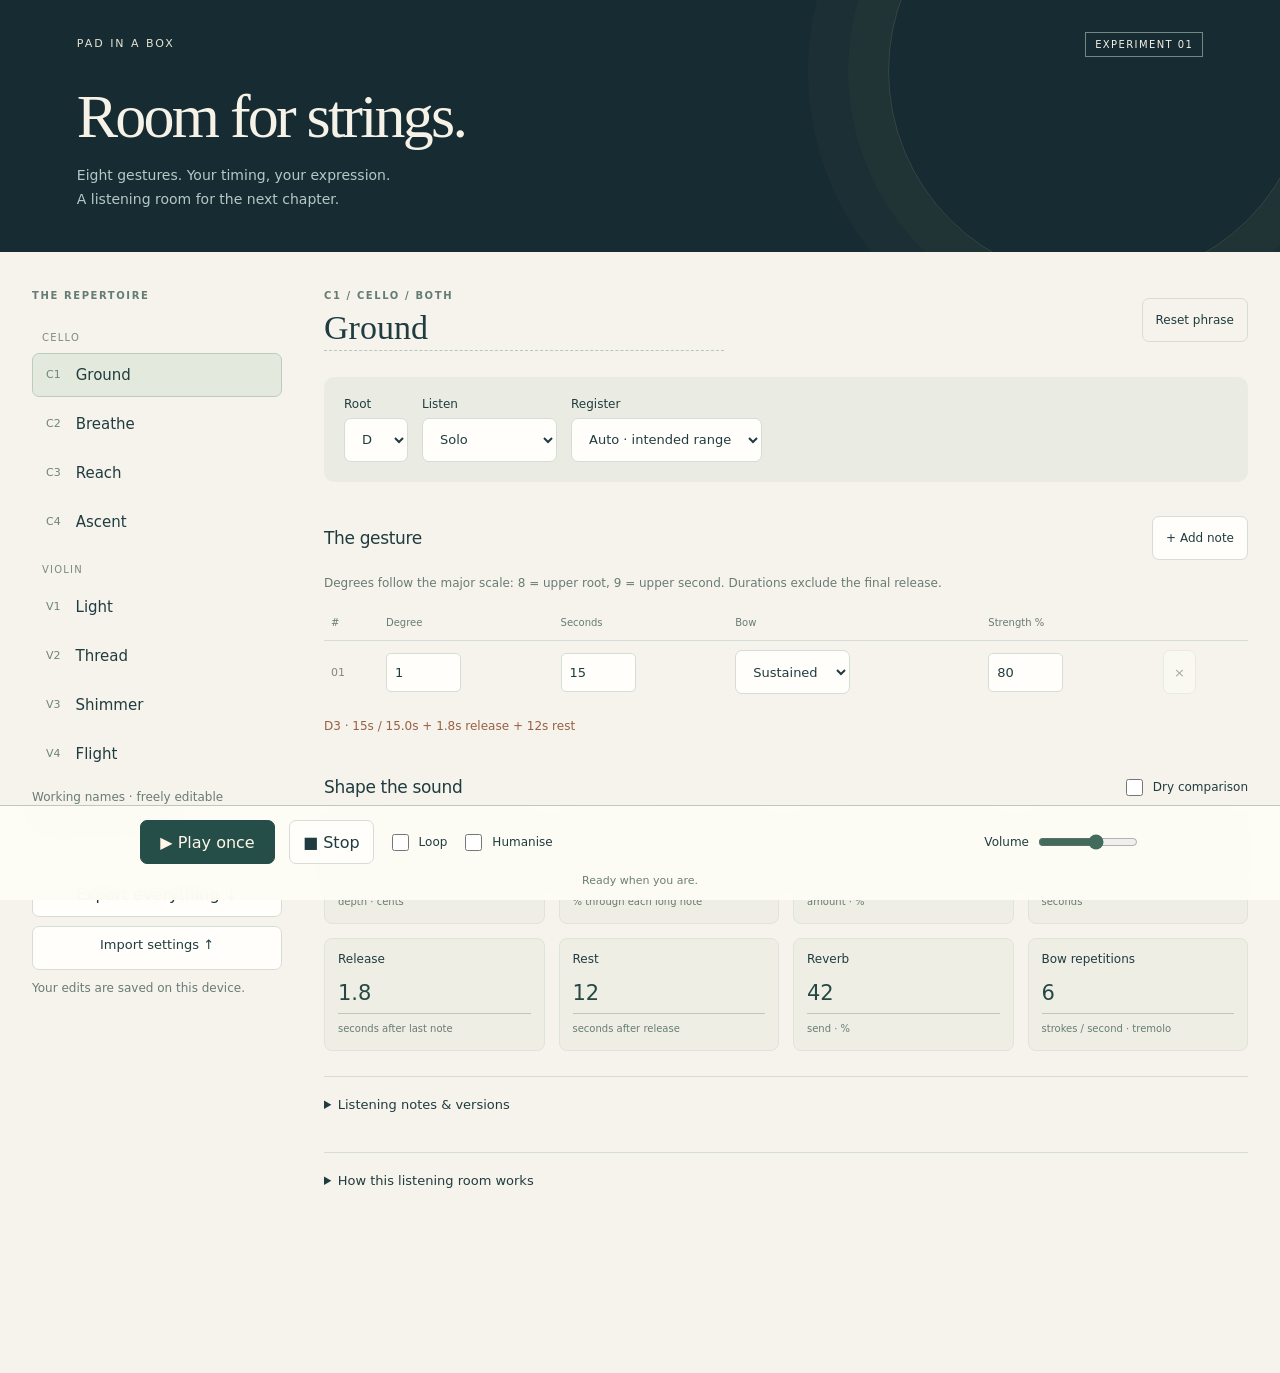
<file: strings-lab/index.html>
<!doctype html><html lang="en"><head><meta charset="utf-8"><meta name="viewport" content="width=device-width,initial-scale=1,viewport-fit=cover"><meta name="theme-color" content="#172c32"><title>Strings Lab · Pad in a Box</title><link rel="stylesheet" href="style.css"></head><body>
<header><a href="../">PAD IN A BOX</a><span class="badge">EXPERIMENT 01</span><h1>Room for strings.</h1><p>Eight gestures. Your timing, your expression.<br>A listening room for the next chapter.</p></header>
<main><aside><div class="eyebrow">THE REPERTOIRE</div><nav id="phrases" aria-label="Phrases"></nav><p class="subtle">Working names · freely editable<br>Changes stay in this lab.</p><div class="backup"><button id="export">Export everything ↓</button><label class="file">Import settings ↑<input type="file" id="import" accept=".json,application/json"></label><small id="storage">Your edits are saved on this device.</small></div></aside>
<section class="editor"><div class="heading"><div><div id="meta" class="eyebrow"></div><input id="name" aria-label="Phrase name" maxlength="50"></div><button id="reset" class="quiet">Reset phrase</button></div>
<div class="listen"><label>Root<select id="root"></select></label><label>Listen<select id="mode"><option value="solo">Solo</option><option value="pad">With pad</option><option value="pair">Cello + violin</option></select></label><label id="pairWrap" hidden>Partner<select id="partner"></select></label><label>Register<select id="register"><option value="auto">Auto · intended range</option><option value="-1">Octave below</option><option value="0">Base register</option><option value="1">Octave above</option></select></label></div>
<div class="section-title"><h2>The gesture</h2><button id="add">+ Add note</button></div><p class="subtle">Degrees follow the major scale: 8 = upper root, 9 = upper second. Durations exclude the final release.</p>
<div class="table-wrap"><table><thead><tr><th>#</th><th>Degree</th><th>Seconds</th><th>Bow</th><th>Strength %</th><th></th></tr></thead><tbody id="notes"></tbody></table></div><p id="summary" class="summary"></p>
<div class="section-title"><h2>Shape the sound</h2><label class="check"><input type="checkbox" id="dry"> Dry comparison</label></div><div id="expression" class="controls"></div>
<details><summary>Listening notes & versions <span id="versionCount"></span></summary><div class="version-body"><label>Decision<select id="tag"><option>Revisit</option><option>Keep</option></select></label><label>Your notes<textarea id="memo" maxlength="3000" placeholder="What sings? What needs another listen?"></textarea></label><div class="save-row"><input id="versionName" maxlength="80" placeholder="e.g. Breathe — gentler return" aria-label="Version name"><button id="save">Save version</button></div><div class="save-row"><select id="versions" aria-label="Saved versions"></select><button id="load">Load</button><button id="delete">Delete</button></div><div class="ab"><button id="captureA">Capture A</button><button id="captureB">Capture B</button><button id="playA">Hear A</button><button id="playB">Hear B</button></div><small>A/B uses the same root, listening mode and master level. Snapshots last for this session; save a version to keep them.</small></div></details>
<details><summary>How this listening room works</summary><p>Choose a phrase, press Play once, then adjust it and Replay. During Loop, edits enter on the next cycle. Pair mode starts both voices together; each keeps its own note lengths. Automatic ensemble scheduling comes later.</p><p>Humanise gently varies note lengths and strengths. Leave it off for repeatable comparisons. Dry removes the string reverb. Reverb tails continue during the rest; Stop fades the entire mix.</p><p>The lab uses a JavaScript port of the live instrument’s physical string model with extra bow controls. Sustained tone, short bows and tremolo still need your listening approval. The pad uses the existing instrument’s pad synthesis. The live performance page is unchanged.</p><p>Exports include all eight working phrases, saved versions, tags and notes. Save or export before clearing browser data. Imported settings replace this lab’s current collection only after confirmation.</p></details>
</section></main>
<footer><div class="transport"><button id="play" class="primary">▶ Play once</button><button id="stop">■ Stop</button><label class="check"><input type="checkbox" id="loop"> Loop</label><label class="check"><input type="checkbox" id="human"> Humanise</label><label class="volume">Volume<input id="volume" type="range" min="0" max="100" value="60"></label></div><div id="status" role="status" aria-live="polite">Ready when you are.</div></footer><script type="module" src="lab.js"></script></body></html>
</file>
<file: sky.css>
/* Stage sky: visual-only layer, independent of the original Web Audio engine. */
.device{--sky:#658ac7;--skydeep:#192e4c;--horizon:#355c88;--stage-accent:#658ac7;transition:box-shadow 1.8s ease}
.device[data-sky="0"]{--sky:#d96e68;--skydeep:#623f58;--horizon:#9d6566;--stage-accent:#d96e68}
.device[data-sky="1"]{--sky:#658ac7;--skydeep:#12253d;--horizon:#294566;--stage-accent:#658ac7}
.device[data-sky="2"]{--sky:#e5bd56;--skydeep:#25344c;--horizon:#5a6580;--stage-accent:#e5bd56}
.device[data-sky="3"]{--sky:#78a781;--skydeep:#569aa6;--horizon:#a1bfa3;--stage-accent:#78a781}
.display{position:relative;overflow:hidden;isolation:isolate;background:#12253d;min-height:185px}
.display:before{content:"";position:absolute;inset:0;z-index:-2;background:transparent}
.sky-illustration{position:absolute;inset:0;z-index:-1;pointer-events:none;overflow:hidden;background:#12253d}.sky-canvas{position:absolute;inset:0;width:100%;height:100%;display:block;z-index:0}
.sky-glow{position:absolute;inset:0;z-index:1;background:radial-gradient(ellipse at 50% 90%,#ffe6ac 0%,transparent 65%);opacity:0;transition:opacity 5.2s ease}.device[data-sky="0"] .sky-glow{opacity:.17}.device[data-sky="3"] .sky-glow{opacity:.22}
.sky-stars{position:absolute;inset:0;z-index:1;background-image:radial-gradient(circle at 12% 30%,#fff 1px,transparent 2px),radial-gradient(circle at 31% 18%,#fff 1px,transparent 2px),radial-gradient(circle at 48% 39%,#fff 1px,transparent 2px),radial-gradient(circle at 63% 12%,#fff 1px,transparent 2px),radial-gradient(circle at 81% 28%,#fff 1px,transparent 2px),radial-gradient(circle at 93% 43%,#fff 1px,transparent 2px),radial-gradient(circle at 56% 61%,#fff 1px,transparent 2px);opacity:0;transition:opacity 4s ease}
.sky-hills{position:absolute;bottom:-1px;left:0;width:100%;height:36%;fill:#142c47;opacity:1;z-index:3;transition:fill 4.8s ease}
.sky-sun,.sky-moon{position:absolute;border-radius:50%;left:49%;top:25%;z-index:2;will-change:transform,opacity;transition:transform 4.6s cubic-bezier(.36,0,.22,1),opacity 4.6s ease,background-color 4.6s ease}
.sky-sun{width:82px;height:82px;background:#ffe4a1;box-shadow:0 0 40px #ffd57b7a}
.sky-moon{width:56px;height:56px;background:#f4f0d9;box-shadow:0 0 19px #f4f0d977}
.sky-moon:before{content:"";position:absolute;inset:11px 26px 36px 10px;border-radius:50%;background:#d9d8cc88;box-shadow:21px 21px 0 0 #d9d8cc77,32px 5px 0 -3px #d9d8cc77}
/* The sun is anchored over the centre valley across every stage.
   Dusk -> Midnight: it drops straight behind the hills.
   Moonlight -> Dawn: it rises straight up from behind the hills.
   The mountains paint ABOVE both orbs to obscure them at the horizon. */
.device[data-orbs="0"] .sky-sun{opacity:1;transform:translate(-50%,88px)}
.device[data-orbs="1"] .sky-sun{opacity:0;transform:translate(-50%,174px)}
.device[data-orbs="2"] .sky-sun{opacity:0;transform:translate(-50%,174px)}
.device[data-orbs="3"] .sky-sun{opacity:1;transform:translate(-50%,38px)}
/* Moon traces an arc into view from behind the mountain silhouette. */
.device[data-sky="0"] .sky-moon{opacity:0;transform:translate(96px,170px) scale(.8)}
.device[data-sky="1"] .sky-moon{opacity:0;transform:translate(96px,170px) scale(.8)}
.device[data-sky="2"] .sky-moon{opacity:1;transform:translate(-3px,-11px) scale(.96)}
.device[data-sky="3"] .sky-moon{opacity:0;transform:translate(-92px,-108px) scale(.82)}
.device[data-sky="1"] .sky-stars,.device[data-sky="2"] .sky-stars{opacity:.85}.device[data-sky="3"] .sky-stars{opacity:.18}
.device[data-sky="0"] .sky-hills{fill:#53384a}.device[data-sky="3"] .sky-hills{fill:#387f81}
.display .readout,.display .wave,.display .status{position:relative;z-index:1}.display .readout{min-height:93px}.display .readout h1{text-shadow:0 2px 8px #111a2988;transition:color 4.6s ease}.display .desc,.display .eyebrow,.display .root-display strong,.display .status{transition:color 4.6s ease}.display .wave{opacity:.68}.display .wave path{transition:stroke 4.6s ease,opacity 4.6s ease}

@media(max-width:570px){.display{min-height:165px}.sky-sun{width:62px;height:62px}.sky-moon{width:44px;height:44px}.meta{display:none}}
@media(prefers-reduced-motion:reduce){.sky-sun,.sky-moon,.sky-stars,.sky-glow,.display,.display:before,.display .wave path,.display .readout h1,.display .desc,.display .eyebrow,.display .root-display strong,.display .status,.sky-hills{transition-duration:.01ms!important}}
</file>
<file: enclosure.css>
/* A compact instrument enclosure. Controls remain in one natural flow. */
html{background:#d6d3ca}
body{display:block;min-height:100vh;min-height:100dvh;padding:24px 16px;background:radial-gradient(ellipse at 50% 0,#eeece5,#d6d3ca 75%);color:#29323b}
.device{position:relative;width:min(890px,100%);min-height:0;margin:0 auto;padding:26px 24px 20px;border:1px solid #bcb9af;border-bottom:7px solid #b5b1a6;border-radius:26px;background:linear-gradient(115deg,#f4f1e8,#e8e5db);box-shadow:inset 0 2px 1px #fff, inset 0 -2px 1px #d1cdc2,0 16px 30px #33352e24,0 3px 4px #33352e18}
.device:before,.device:after{content:"";position:absolute;top:12px;width:7px;height:7px;border-radius:50%;background:linear-gradient(135deg,#b0aca1 41%,#77776e 45%,#77776e 55%,#ccc8bc 59%);box-shadow:inset 0 1px 2px #5556,0 1px 0 #fff9;pointer-events:none}
.device:before{left:12px}.device:after{right:12px}
.top{margin-bottom:16px}.brand{text-shadow:0 1px 0 #fff}.meta{color:#7b807f}
.display{border:4px solid #303b45;border-radius:15px;box-shadow:0 1px 0 #fff,inset 0 3px 10px #09121e90;overflow:hidden}
.stage{box-shadow:inset 0 1px 1px #ffffff70,0 3px 0 #64675d65,0 4px 6px #3333;transition:transform .12s}
.stage[aria-pressed=true]{box-shadow:inset 0 0 0 1px #ffffff80,0 2px 0 #64675d70}
.stage:active{transform:translateY(2px)}
.keyboard{height:130px;margin:10px 0 12px;border-top:7px solid #444d50;border-radius:8px;background:#697174;box-shadow:inset 0 2px 5px #16202b90,0 1px 0 #fff}
.keyboard .note{height:123px;color:#293747;-webkit-appearance:none;appearance:none}
.keyboard .note.black{height:77px;color:#fff}
.controls{padding:8px 0;margin:0 0 8px}.knob{filter:drop-shadow(0 3px 2px #373c3526)}
.pending:empty,.alert:empty{display:none}
.performance-footer{position:static;display:grid;grid-template-columns:minmax(0,1fr) auto;gap:12px;margin:12px 0 0;padding:14px 0 0;border:0;border-top:1px solid #ccc8bc;background:none;box-shadow:inset 0 1px 0 #fff8}
.performance-footer>.stepper{grid-column:1/-1;width:100%;display:grid;grid-template-columns:1fr 1fr;gap:12px;margin:0;flex:none}
.performance-footer .step{height:62px;min-height:62px;font-size:34px;background:linear-gradient(#fffef9,#eeece3);box-shadow:inset 0 1px 0 #fff;color:#65717d}
.performance-footer .hint{display:none}
.performance-footer .play{width:100%;min-width:0;min-height:52px;box-shadow:inset 0 1px 0 #ffffff25,0 3px 0 #1c2732}
.performance-footer .utility{margin:0}
.performance-footer .settings summary{min-height:48px}
@media(max-width:700px){
 body{padding:8px max(8px,env(safe-area-inset-right,0px)) max(12px,env(safe-area-inset-bottom,0px)) max(8px,env(safe-area-inset-left,0px))}
 .device{padding:20px 12px 14px;border-radius:20px;border-bottom-width:5px}
 .top{margin-bottom:12px}.display{min-height:150px;padding:12px;border-width:3px}.display .readout{min-height:76px}
 .stagebar{margin:14px 0}.stage{min-height:48px}
 .keyboard{height:108px}.keyboard .note{height:101px;padding-bottom:12px}.keyboard .note.black{height:64px}
 .knob{max-width:70px}.controls{padding:5px 0;margin-bottom:4px}
 .legend{margin-top:10px}.performance-footer{margin-top:8px;padding-top:10px;gap:10px}
 .performance-footer .step{height:54px;min-height:54px}
}
@media(max-width:700px) and (min-height:850px){.display{min-height:180px}.display .readout{min-height:100px}}
@media(prefers-reduced-motion:reduce){.stage{transition:none}}
</file>
<file: performance-help.css>
body{display:flex;flex-direction:column;justify-content:center;min-height:100vh;min-height:100dvh}.device{flex:none;margin:auto}
.help-entry{min-width:64px;min-height:44px;border:1px solid #c8c4b9;border-radius:9px;background:#f9f6ed;color:#44505a;font:600 13px system-ui;cursor:pointer}.top .meta{display:none}.top .utility{margin:0}
#display{position:relative;padding-bottom:68px;isolation:isolate}
.performance-footer>.stepper{grid-template-columns:minmax(44px,1fr) minmax(128px,1.4fr) minmax(44px,1fr);gap:10px}
.transport-play{min-width:0;min-height:54px;padding:8px;border:1px solid #244938;border-bottom:5px solid #203e30;border-radius:9px;background:#38624b;color:#fff;font:800 12px/1.3 system-ui;cursor:pointer;touch-action:manipulation}
.transport-play[aria-pressed="true"]{background:#a93e3a;border-color:#7e2c29}.transport-play:disabled{opacity:.65;cursor:wait}.transport-play:active:not(:disabled){transform:translateY(2px);border-bottom-width:3px}
.device[data-sky="3"] #stageTitle{color:#123e2b;text-shadow:none}.device[data-sky="3"] .readout{color:#153737}.device[data-sky="3"] .readout .eyebrow,.device[data-sky="3"] .readout .desc{color:#183d3d}.device[data-sky="3"] .wave path{stroke:#24513a}
.status-strip{position:absolute;z-index:4;bottom:0;left:0;right:0;height:58px;display:flex;align-items:center;padding:8px 14px;background:transparent;color:#f4f1e8;text-shadow:0 1px 3px #102536;font:10px/1.4 system-ui;letter-spacing:.025em}.status-strip span{display:-webkit-box;-webkit-line-clamp:3;-webkit-box-orient:vertical;overflow:hidden;overflow-wrap:anywhere}
#status[hidden],#pending[hidden],#alert[hidden]{display:none!important}.performance-footer{grid-template-columns:1fr}.performance-footer>.stepper{grid-column:1}
.help-dialog{padding:0;width:min(650px,calc(100% - 24px));max-height:calc(100dvh - 32px);overscroll-behavior:contain}.help-dialog[open]{display:block}.help-toolbar{display:flex;align-items:center;gap:8px;position:sticky;top:0;background:#eeece5;padding:12px 16px;border-bottom:1px solid #d3cfc4;z-index:3}.help-toolbar h2{font-size:16px;flex:1;margin:0}.help-dialog button{min-height:44px;padding:10px 14px;border:1px solid #c6c3b8;border-radius:8px;background:#fffdf5;color:#293747;cursor:pointer}.help-dialog [hidden],#controlGuide[hidden]{display:none!important}
#helpHome,.help-section{padding:16px 22px 24px}#helpHome nav{display:grid;gap:10px}#helpHome button{text-align:left}.help-section h2{font-size:23px;line-height:1.25}.help-section h3{font-size:18px;margin-top:24px}.help-section p{font-size:14px;line-height:1.65}.help-section a{color:#315e6b}.faq{padding:12px 0;border-bottom:1px solid #d3cfc4}.faq summary,.about-footer summary{min-height:44px;align-content:center;cursor:pointer}.about-footer{border-top:1px solid #d3cfc4;margin-top:24px}#help-section-1 h3{padding-left:12px;border-left:5px solid #d96e68}#help-section-1 h3:nth-of-type(2){border-color:#658ac7}#help-section-1 h3:nth-of-type(3){border-color:#e5bd56}#help-section-1 h3:nth-of-type(4){border-color:#78a781}
#controlGuide{position:fixed;bottom:max(8px,env(safe-area-inset-bottom));left:12px;right:12px;max-width:480px;margin:0 auto;padding:12px 16px;background:#fffdf5;border:2px solid #596e76;border-radius:14px;box-shadow:0 4px 20px #0004;z-index:100;max-height:35dvh;overflow:auto}#controlGuide.guide-top{top:max(8px,env(safe-area-inset-top));bottom:auto}#exitGuide{min-height:44px;padding:8px 14px;border:0;border-radius:8px;background:#303d4d;color:#fff;cursor:pointer}#guideHint{font-size:14px;line-height:1.4;margin:8px 0 0}.exploring .guide-target{outline:2px dashed #d58a42;outline-offset:3px;cursor:help}.exploring .guide-selected{outline:3px solid #bc6e27}.exploring #display:after{display:none}
@media(max-width:700px){body{display:flex}.device{margin:auto}#display{min-height:190px}.help-section,#helpHome{padding:12px 16px 20px}}
/* Compact visual help */
#helpHome .help-label{font-size:12px;letter-spacing:.09em;text-transform:uppercase;color:#5c666b;margin:24px 0 12px}#helpHome .help-label:first-child{margin-top:4px}
.quick-start{list-style:none;padding:0;margin:0;display:grid;gap:12px}.quick-start li{padding:14px;background:#fffdf5;border:1px solid #d5d1c7;border-radius:12px}.quick-start h4{font-size:15px;margin:0 0 12px;display:flex;align-items:center;gap:9px}.quick-start h4>span{display:inline-grid;place-items:center;width:24px;height:24px;border-radius:50%;background:#e8e5db;font-size:12px}.quick-start p{font-size:12px;margin:9px 0 0;color:#566169}
.mini-keys{display:flex;max-width:280px;height:52px;gap:3px}.mini-keys span{flex:1;display:flex;align-items:flex-end;justify-content:center;padding-bottom:6px;border:1px solid #bdbdb5;border-bottom-width:3px;border-radius:3px;font-size:11px;background:white}.mini-keys .chosen{background:#e5bd56;color:#293747;border-color:#b39139}
.mini-stages{display:grid;grid-template-columns:repeat(4,1fr);gap:4px;max-width:360px}.mini-stages span{padding:10px 3px;border-radius:5px;background:#efebe3;text-align:center;font-size:10px;color:#59616a}.mini-stages .chosen{background:#658ac7;color:#102742;box-shadow:inset 0 0 0 2px #355b94;font-weight:700}.mini-transport{display:flex;gap:14px;align-items:center;max-width:280px;justify-content:center}.mini-transport strong{background:#38624b;color:white;padding:12px 18px;border-radius:7px;border-bottom:3px solid #203e30;font-size:11px}.mini-transport>span{font-size:24px;color:#687078}
#helpHome .help-root-note{font-size:13px;line-height:1.65;padding:14px 16px;background:#e1e6df;border-radius:10px;margin:16px 0 24px}.atmosphere-grid{display:grid;grid-template-columns:1fr 1fr;gap:10px}.atmosphere-card{background:#fffdf5;border-radius:10px;border-top:4px solid var(--card-color);padding:12px}.atmosphere-card h4{font-size:15px;margin:0}.atmosphere-card p{font-size:11px;margin:5px 0 12px;color:#566169}.atmosphere-card strong{font-size:13px;font-weight:600}.dawn-diagram{margin:16px 0 24px;padding:12px 16px;border:1px solid #c7d4c6;border-radius:10px;color:#3c654e}.dawn-diagram svg{display:block;width:100%;height:65px}.dawn-diagram>div{display:flex;justify-content:space-around;font-size:12px;font-weight:600}.dawn-diagram figcaption{text-align:center;font-size:12px;color:#566169;margin-top:10px}
.sound-guide{display:flex;align-items:center;gap:16px}.knob-instruction{flex:0 0 90px;text-align:center}.knob-instruction svg{width:90px;display:block}.knob-instruction p{font-size:11px;line-height:1.4;margin:4px 0}.sound-guide dl{flex:1;margin:0;min-width:0}.sound-guide dl>div{padding:8px 0;border-bottom:1px solid #d3cfc4}.sound-guide dt{font-size:12px;font-weight:700}.sound-guide dd{margin:3px 0 0;font-size:12px;color:#566169}#helpHome .help-small{font-size:11px;color:#566169;margin:12px 0 24px}#helpHome .help-links{display:grid;grid-template-columns:1fr;gap:8px;padding-top:16px;border-top:1px solid #d3cfc4}#helpHome .help-links button{text-align:center;font-weight:600}#exploreControls{background:#303d4d;color:#fff;border-color:#303d4d}.help-dialog button:focus-visible{outline:3px solid #b66a22;outline-offset:3px}
@media(min-width:580px){.quick-start{grid-template-columns:1fr 1fr}.quick-start li:last-child{grid-column:1/-1;display:grid;grid-template-columns:1fr 1fr;align-items:center}.quick-start li:last-child h4{margin:0}.quick-start li:last-child p{grid-column:1/-1}.mini-stages{grid-template-columns:1fr 1fr}.atmosphere-grid{grid-template-columns:repeat(4,1fr)}#helpHome .help-links{grid-template-columns:1.2fr 1.2fr .7fr}}
</file>
<file: strings-lab/style.css>
:root{font-family:ui-sans-serif,system-ui,-apple-system,BlinkMacSystemFont,'Segoe UI',sans-serif;color:#203c40;background:#f5f3eb;font-synthesis:none;--line:#d5ddd6;--accent:#b96645}*{box-sizing:border-box}body{margin:0}header{background:#172c32;color:#f6f2e7;padding:32px max(6vw,24px) 40px;position:relative;overflow:hidden}header:after{content:'';position:absolute;width:420px;height:420px;border:1px solid #c1b68e30;border-radius:50%;right:-30px;top:-140px;box-shadow:0 0 0 40px #c1b68e08,0 0 0 80px #c1b68e06;pointer-events:none}header a{color:#e6e3d4;font-size:11px;letter-spacing:.18em;text-decoration:none}.badge{float:right;border:1px solid #738883;padding:6px 9px;font-size:10px;letter-spacing:.14em}h1{font-family:Georgia,serif;font-weight:400;font-size:clamp(36px,6vw,62px);letter-spacing:-.045em;margin:30px 0 12px}header p{color:#b4c9c5;font-size:14px;line-height:1.7;margin:0}main{max-width:1280px;margin:auto;display:grid;grid-template-columns:250px minmax(0,1fr);gap:42px;padding:38px 32px 170px}aside{align-self:start;position:sticky;top:24px}.eyebrow{font-size:10px;letter-spacing:.16em;font-weight:700;color:#647c76;margin-bottom:16px}nav{display:flex;flex-direction:column;gap:5px}button,select,input,textarea{font:inherit}button,select,.file{min-height:44px;border:1px solid var(--line);border-radius:7px;background:#fffefa;color:inherit;padding:10px 13px;cursor:pointer}button:hover,.file:hover{border-color:#81968c}button:focus-visible,select:focus-visible,input:focus-visible,textarea:focus-visible{outline:3px solid #bc8d4b;outline-offset:2px}button:disabled{opacity:.4;cursor:default}nav button{display:flex;align-items:center;gap:15px;text-align:left;background:transparent;border-color:transparent}nav button.active{background:#e4e9dd;border-color:#bccbbd}nav button span{font-size:11px;color:#6f847b}nav button strong{font-size:15px;font-weight:500}nav button em{margin-left:auto;font-size:11px;font-style:normal}nav .group{font-size:10px;letter-spacing:.12em;color:#7b8b80;margin:15px 10px 5px}.subtle,small{color:#687c75;font-size:12px;line-height:1.6}.backup{border-top:1px solid var(--line);padding-top:22px;margin-top:24px;display:grid;gap:9px}.file{display:block;font-size:13px;text-align:center}.file input{display:none}.heading{display:flex;align-items:center;justify-content:space-between;gap:15px}.heading .eyebrow{margin-bottom:5px}#name{font-family:Georgia,serif;font-size:34px;background:transparent;border:0;border-bottom:1px dashed #b9c7b9;color:inherit;width:100%;max-width:400px;padding:3px 0}.quiet{background:transparent;font-size:12px;white-space:nowrap}.listen{display:flex;flex-wrap:wrap;gap:14px;margin:26px 0 32px;padding:20px;background:#eaece3;border-radius:10px}label{font-size:12px;display:flex;flex-direction:column;gap:7px}select{font-size:13px;max-width:100%}.section-title{display:flex;align-items:center;justify-content:space-between;gap:12px;margin-top:25px}h2{font-size:17px;font-weight:500;letter-spacing:-.02em}.section-title button{font-size:12px}.table-wrap{overflow-x:auto}table{width:100%;border-collapse:collapse;font-size:13px;min-width:460px}th{font-size:10px;color:#687c75;font-weight:500;text-align:left;padding:12px 7px}td{padding:9px 7px;border-top:1px solid var(--line)}td input{width:75px;padding:11px 8px;border:1px solid var(--line);background:#fffefa;border-radius:5px;color:inherit}td select{width:115px}td button{padding:6px 10px}tr.sounding{background:#f1ddb8}td:first-child{font-size:11px;color:#7e897b}.summary{font-size:12px;color:#986044;margin:16px 0 30px}.controls{display:grid;grid-template-columns:repeat(4,minmax(0,1fr));gap:14px}.control{background:#eeeee5;border:1px solid #e0e4d8;border-radius:8px;padding:13px}.control input{width:100%;border:0;border-bottom:1px solid #bbc7b9;background:transparent;font-size:21px;padding:8px 0;color:#244944}.control small{font-size:10px}.check{display:flex;flex-direction:row;align-items:center;gap:7px;white-space:nowrap}.check input{accent-color:#426b5c;width:17px;height:17px}details{border-top:1px solid var(--line);margin-top:25px;padding-top:20px;font-size:13px}summary{cursor:pointer;min-height:30px}details p{line-height:1.7;color:#61776e}.version-body{display:grid;gap:15px;margin:20px 0}.version-body textarea{width:100%;min-height:85px;border:1px solid var(--line);border-radius:6px;background:#fffefa;padding:12px}.save-row,.ab{display:flex;gap:8px}.save-row input,.save-row select{min-width:0;flex:1}.save-row input{padding:10px;border:1px solid var(--line);border-radius:6px;background:#fffefa}.ab{flex-wrap:wrap}footer{position:fixed;bottom:0;left:0;right:0;background:#fdfcf5f5;backdrop-filter:blur(12px);border-top:1px solid #bcc9bc;padding:14px 24px calc(12px + env(safe-area-inset-bottom));z-index:3}.transport{max-width:1000px;margin:auto;display:flex;align-items:center;gap:14px}.primary{background:#264e48;color:#fff8e8;border-color:#264e48;min-width:135px}.volume{margin-left:auto;flex-direction:row;align-items:center}.volume input{width:100px;accent-color:#426b5c}#status{text-align:center;font-size:11px;color:#6c7e74;padding-top:10px;min-height:24px}#status.error{color:#a53929}[hidden]{display:none!important}@media(max-width:850px){main{grid-template-columns:1fr;padding:24px 18px 185px;gap:25px}aside{position:static}nav{display:grid;grid-template-columns:repeat(4,1fr);gap:5px}nav .group{display:none}nav button{display:flex;flex-direction:column;gap:3px;padding:10px 4px}nav button strong{font-size:13px}nav button em{display:none}.backup{display:flex;flex-wrap:wrap;align-items:center;margin-top:15px;padding-top:14px}.backup small{flex-basis:100%}aside>.subtle{display:none}.controls{grid-template-columns:repeat(2,minmax(0,1fr))}header{padding:24px}header h1{margin-top:24px}.transport{flex-wrap:wrap;gap:10px}footer{padding:10px 15px calc(10px + env(safe-area-inset-bottom))}.volume{margin-left:0}.volume input{width:90px}.heading{align-items:start}#name{font-size:30px}.listen{gap:10px;padding:13px}.listen label{flex:1;min-width:130px}.heading .quiet{font-size:11px;padding:8px}.check{font-size:11px}}@media(prefers-reduced-motion:reduce){*{scroll-behavior:auto}}
</file>
